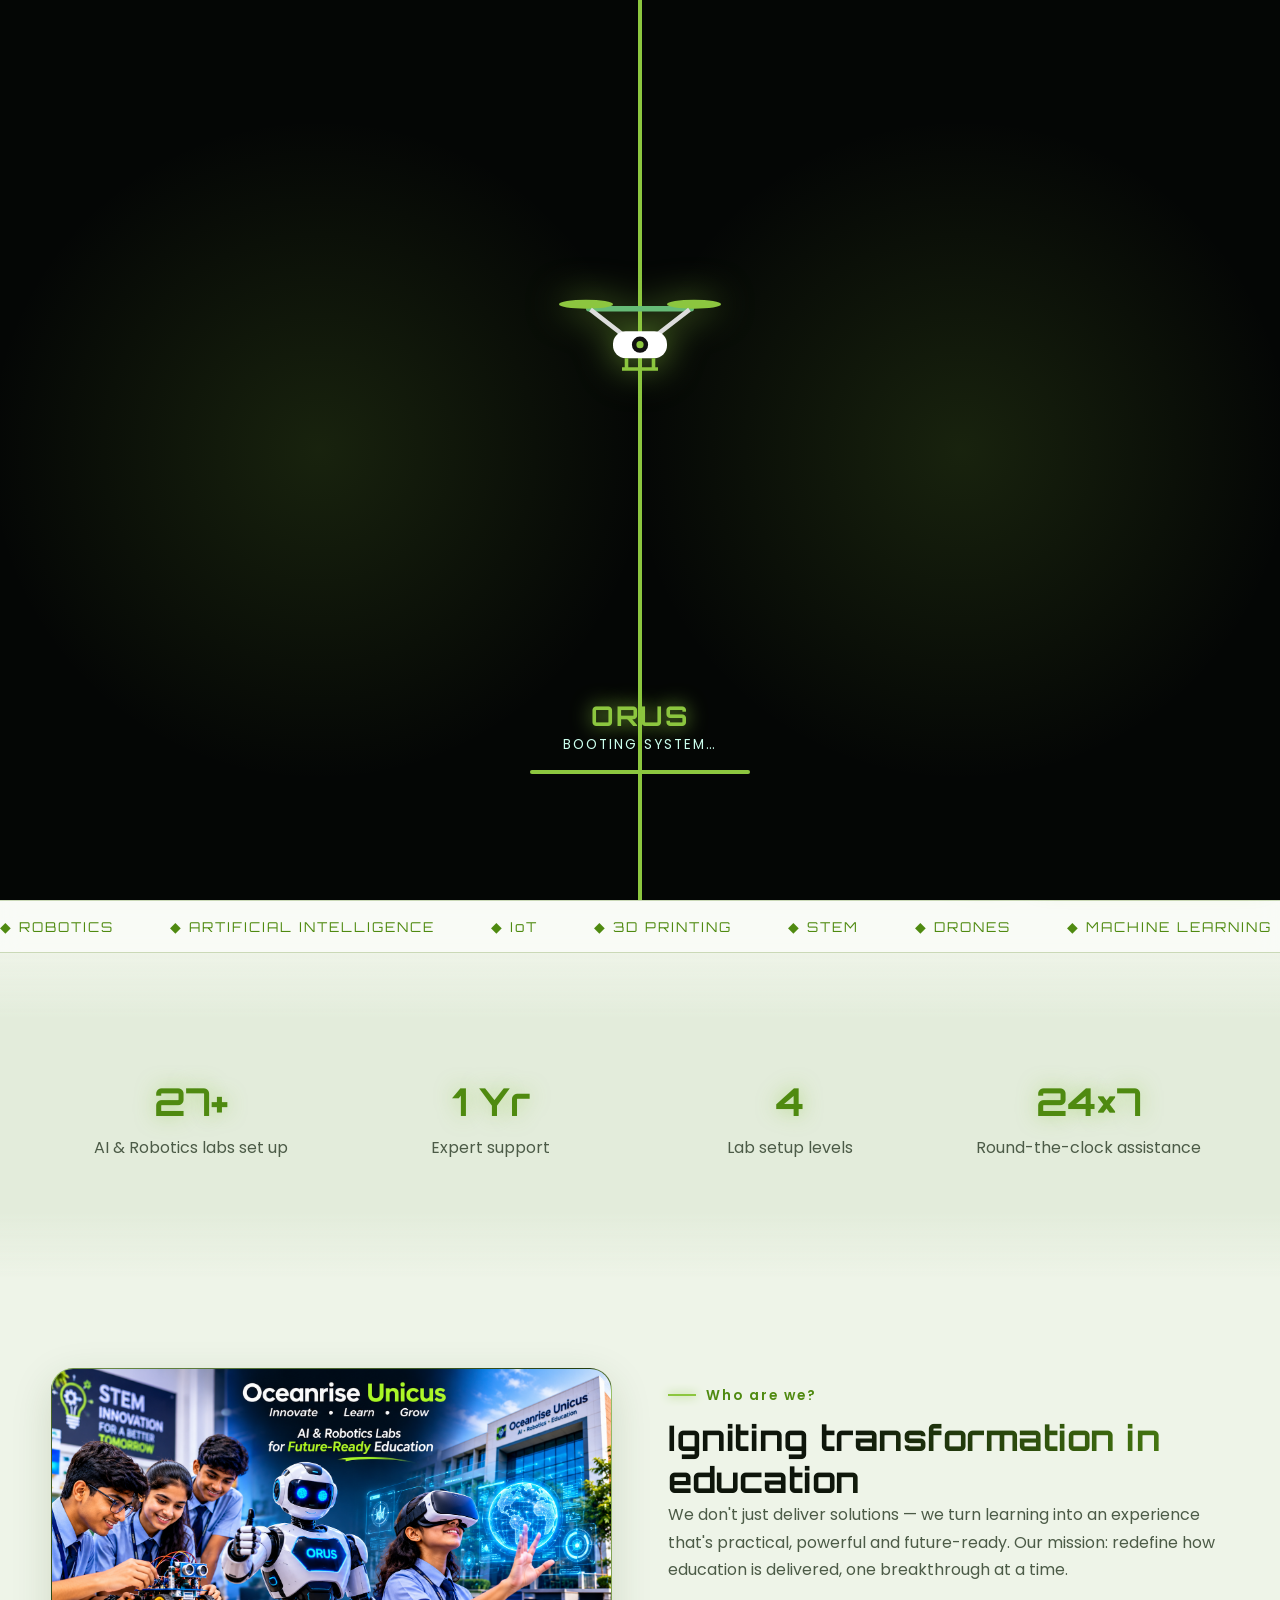
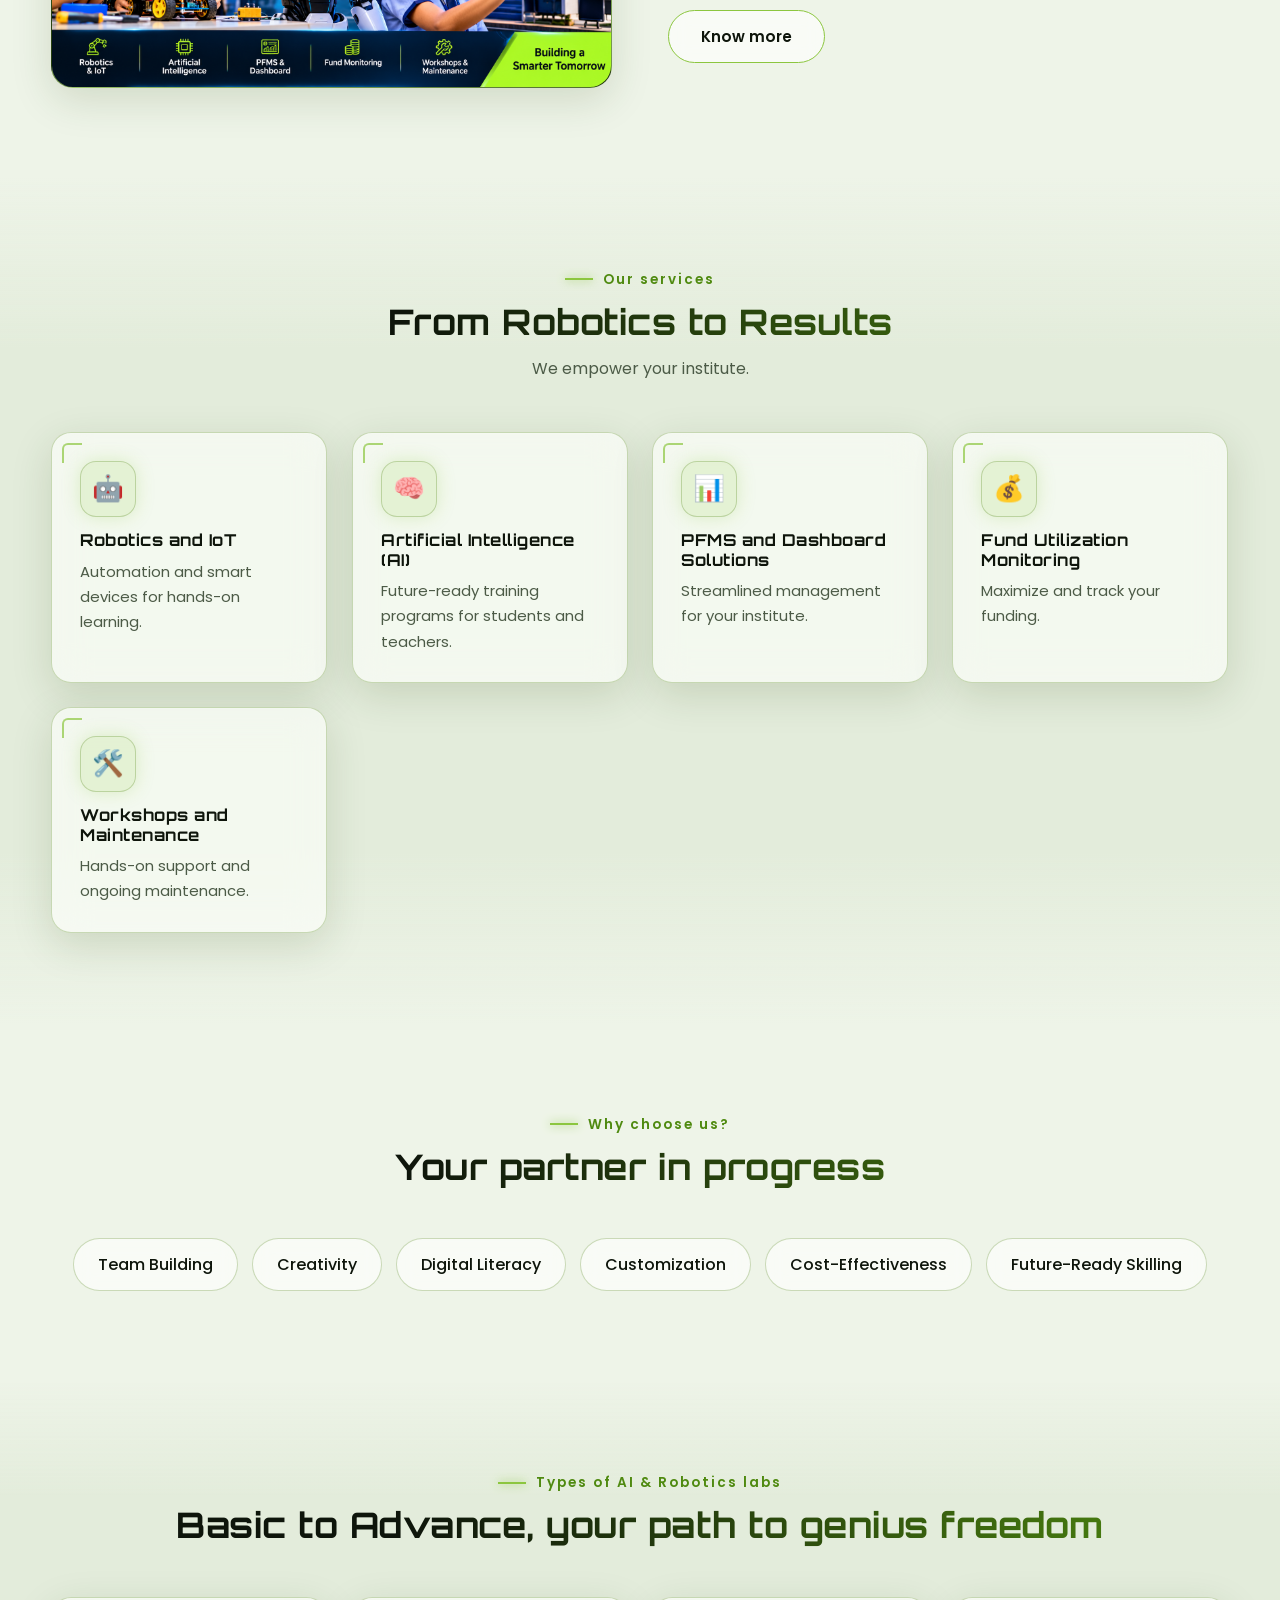
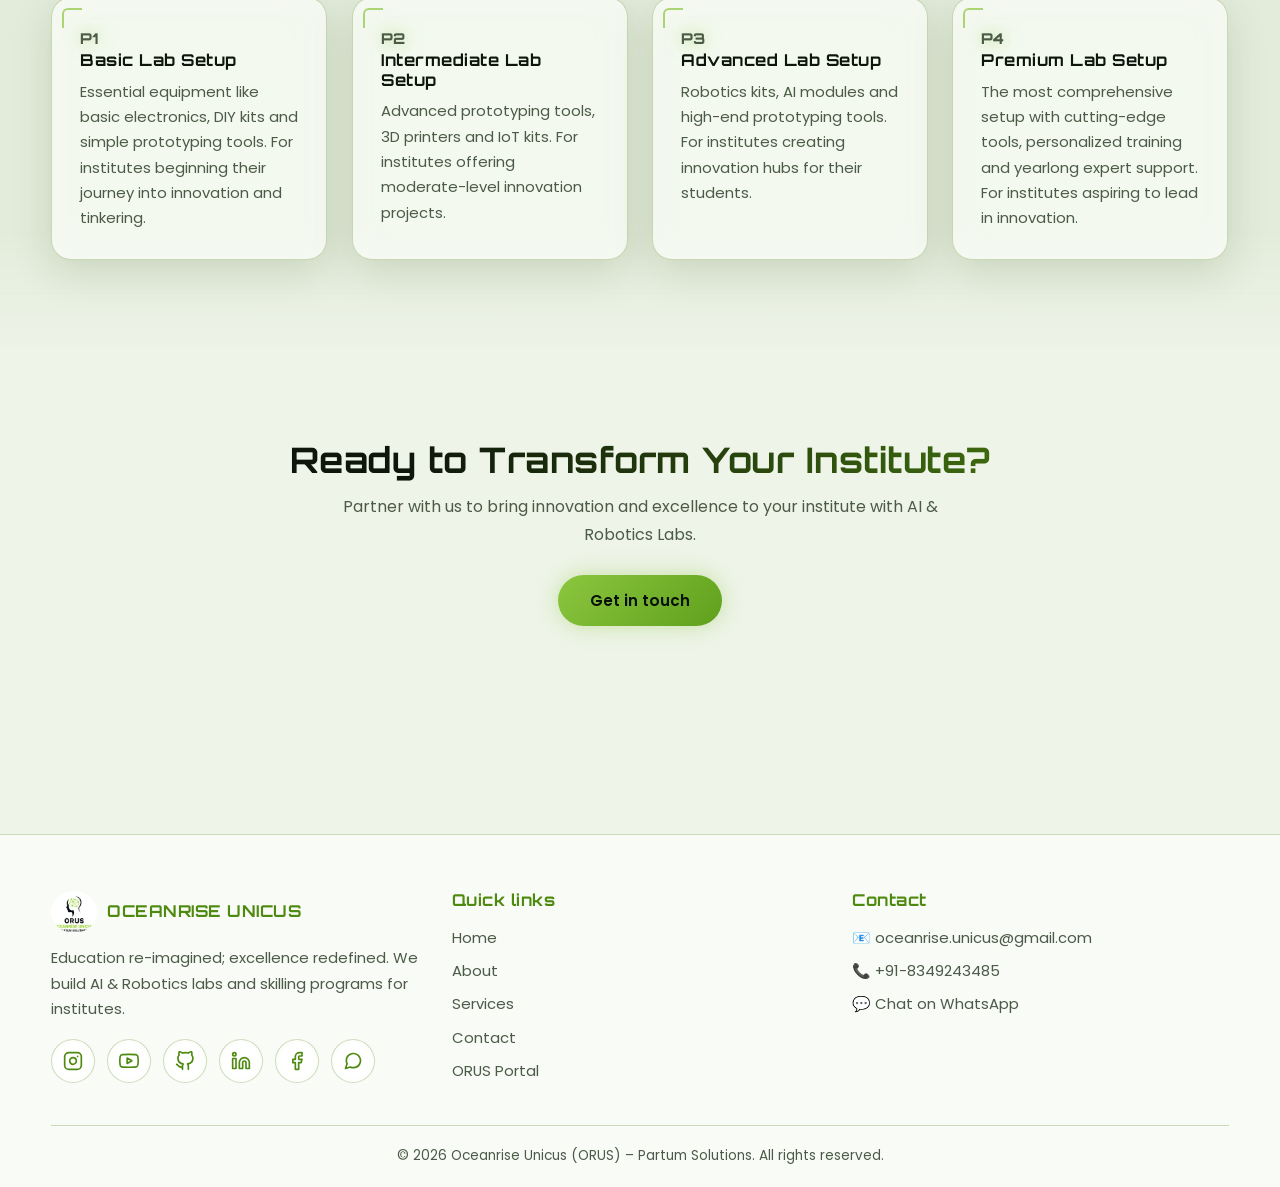
<file: index.html>
<!DOCTYPE html>
<html lang="en" data-theme="dark">

<head>
    <meta charset="UTF-8">
    <meta name="viewport" content="width=device-width,initial-scale=1">
    <title>Oceanrise Unicus</title>
    <meta name="description" content="Oceanrise Unicus builds AI & Robotics labs for institutes in India.">
    <link rel="icon" href="assets/images/Logo.jpeg">
    <link rel="preconnect" href="https://fonts.googleapis.com">
    <link rel="preconnect" href="https://fonts.gstatic.com" crossorigin>
    <link
        href="https://fonts.googleapis.com/css2?family=Orbitron:wght@500;700;800&family=Poppins:wght@400;500;600;700&display=swap"
        rel="stylesheet">
    <link rel="stylesheet" href="css/style.css">
</head>

<body data-hello="Hi! I am the ORUS robot. Scroll down and I will show you around.">

    <section class="hero" data-say="Welcome to Oceanrise Unicus! We set up AI and Robotics labs for institutes.">
        <div class="wrap split">
            <div>
                <p class="tag">Education Re-imagined; Excellence
                    Redefined!</p>
                <h1>We build <span data-typing="AI &amp; Robotics Labs|Future-Ready Skills|Young Innovators"></span>
                </h1>
                <p>Oceanrise Unicus is a product-driven powerhouse
                    engineering the future of education and skilling —
                    practical, powerful and future-ready.</p>
                <a class="btn" href="contact.html">Contact us</a><a class="btn o" href="services.html">Our
                    services</a>
            </div>
            <div class="holo">
                <div class="imgbox float"><img src="assets/images/ORUS Future-Ready Robotics Lab-1.png"
                        alt="Hero image: students with robot"></div>
            </div>
        </div>
    </section>
    <div class="tick">
        <div><span>◆ ROBOTICS</span><span>◆ ARTIFICIAL
                INTELLIGENCE</span><span>◆ IoT</span><span>◆ 3D
                PRINTING</span><span>◆ STEM</span><span>◆
                DRONES</span><span>◆ MACHINE LEARNING</span><span>◆
                INNOVATION</span><span>◆ ROBOTICS</span><span>◆ ARTIFICIAL
                INTELLIGENCE</span><span>◆ IoT</span><span>◆ 3D
                PRINTING</span><span>◆ STEM</span><span>◆
                DRONES</span><span>◆ MACHINE LEARNING</span><span>◆
                INNOVATION</span></div>
    </div>
    <section class="sec alt" data-say="We have set up 27 labs. Support is available round the clock.">
        <div class="wrap stats">
            <div class="pop"><b data-count="27" data-suf="+">0</b>AI &amp;
                Robotics labs set up</div>
            <div class="pop"><b>1 Yr</b>Expert
                support</div>
            <div class="pop"><b data-count="4">0</b>Lab setup
                levels</div>
            <div class="pop"><b>24×7</b>Round-the-clock
                assistance</div>
        </div>
    </section>
    <section class="sec" data-say="This is who we are: a team turning learning into a practical experience.">
        <div class="wrap split">
            <div class="reveal l">
                <div class="imgbox "><img src="assets/images/Oceanrise Unicus AI Robotics Lab-2.png" alt="About image">
                </div>
            </div>
            <div class="reveal r">
                <p class="tag">Who are we?</p>
                <h2>Igniting
                    transformation in education</h2>
                <p class="lead">We don't
                    just deliver solutions — we turn learning into an
                    experience that's practical, powerful and future-ready.
                    Our mission: redefine how education is delivered, one
                    breakthrough at a time.</p><br><a class="btn o" href="about.html">Know more</a>
            </div>
        </div>
    </section>
    <section class="sec alt"
        data-say="Here are our services, from robotics and IoT to AI training and fund monitoring.">
        <div class="wrap">
            <div class="head reveal">
                <p class="tag">Our
                    services</p>
                <h2>From Robotics to Results</h2>
                <p class="lead">We empower your institute.</p>
            </div>
            <div class="grid">
                <div class="card pop">
                    <div class="ic">🤖</div>
                    <h3>Robotics and
                        IoT</h3>
                    <p>Automation and smart devices for hands-on
                        learning.</p>
                </div>
                <div class="card pop">
                    <div class="ic">🧠</div>
                    <h3>Artificial Intelligence
                        (AI)</h3>
                    <p>Future-ready training programs for
                        students and teachers.</p>
                </div>
                <div class="card pop">
                    <div class="ic">📊</div>
                    <h3>PFMS and
                        Dashboard Solutions</h3>
                    <p>Streamlined management
                        for your institute.</p>
                </div>
                <div class="card pop">
                    <div class="ic">💰</div>
                    <h3>Fund
                        Utilization Monitoring</h3>
                    <p>Maximize and track
                        your funding.</p>
                </div>
                <div class="card pop">
                    <div class="ic">🛠️</div>
                    <h3>Workshops and
                        Maintenance</h3>
                    <p>Hands-on support and ongoing
                        maintenance.</p>
                </div>
            </div>
        </div>
    </section>
    <section class="sec"
        data-say="Why choose us? Creativity, digital literacy, customization and cost-effective solutions.">
        <div class="wrap">
            <div class="head reveal">
                <p class="tag">Why choose
                    us?</p>
                <h2>Your partner in progress</h2>
            </div>
            <div class="chips"><span class="pop">Team Building</span><span class="pop">Creativity</span><span
                    class="pop">Digital
                    Literacy</span><span class="pop">Customization</span><span
                    class="pop">Cost-Effectiveness</span><span class="pop">Future-Ready
                    Skilling</span></div>
        </div>
    </section>
    <section class="sec alt" data-say="Pick a lab level from Basic P1 to Premium P4. We will customize it for you.">
        <div class="wrap">
            <div class="head reveal">
                <p class="tag">Types of AI
                    &amp; Robotics labs</p>
                <h2>Basic to Advance, your path
                    to genius freedom</h2>
            </div>
            <div class="grid">
                <div class="card pop">
                    <p class="lv">P1</p>
                    <h3>Basic Lab
                        Setup</h3>
                    <p>Essential equipment like basic
                        electronics, DIY kits and simple prototyping tools.
                        For institutes beginning their journey into
                        innovation and tinkering.</p>
                </div>
                <div class="card pop">
                    <p class="lv">P2</p>
                    <h3>Intermediate
                        Lab Setup</h3>
                    <p>Advanced prototyping tools, 3D
                        printers and IoT kits. For institutes offering
                        moderate-level innovation projects.</p>
                </div>
                <div class="card pop">
                    <p class="lv">P3</p>
                    <h3>Advanced Lab
                        Setup</h3>
                    <p>Robotics kits, AI modules and high-end
                        prototyping tools. For institutes creating
                        innovation hubs for their students.</p>
                </div>
                <div class="card pop">
                    <p class="lv">P4</p>
                    <h3>Premium Lab
                        Setup</h3>
                    <p>The most comprehensive setup with
                        cutting-edge tools, personalized training and
                        yearlong expert support. For institutes aspiring to
                        lead in innovation.</p>
                </div>
            </div>
        </div>
    </section>
    <section class="sec" data-say="Ready to transform your institute? Tap Contact and message us on WhatsApp!">
        <div class="wrap head reveal">
            <h2>Ready to Transform Your
                Institute?</h2>
            <p class="lead">Partner with us to bring
                innovation and excellence to your institute with AI &amp;
                Robotics Labs.</p><br><a class="btn" href="contact.html">Get
                in touch</a>
        </div>
    </section>
    <script src="js/components.js"></script>
    <script src="js/main.js"></script>
</body>

</html>
</file>
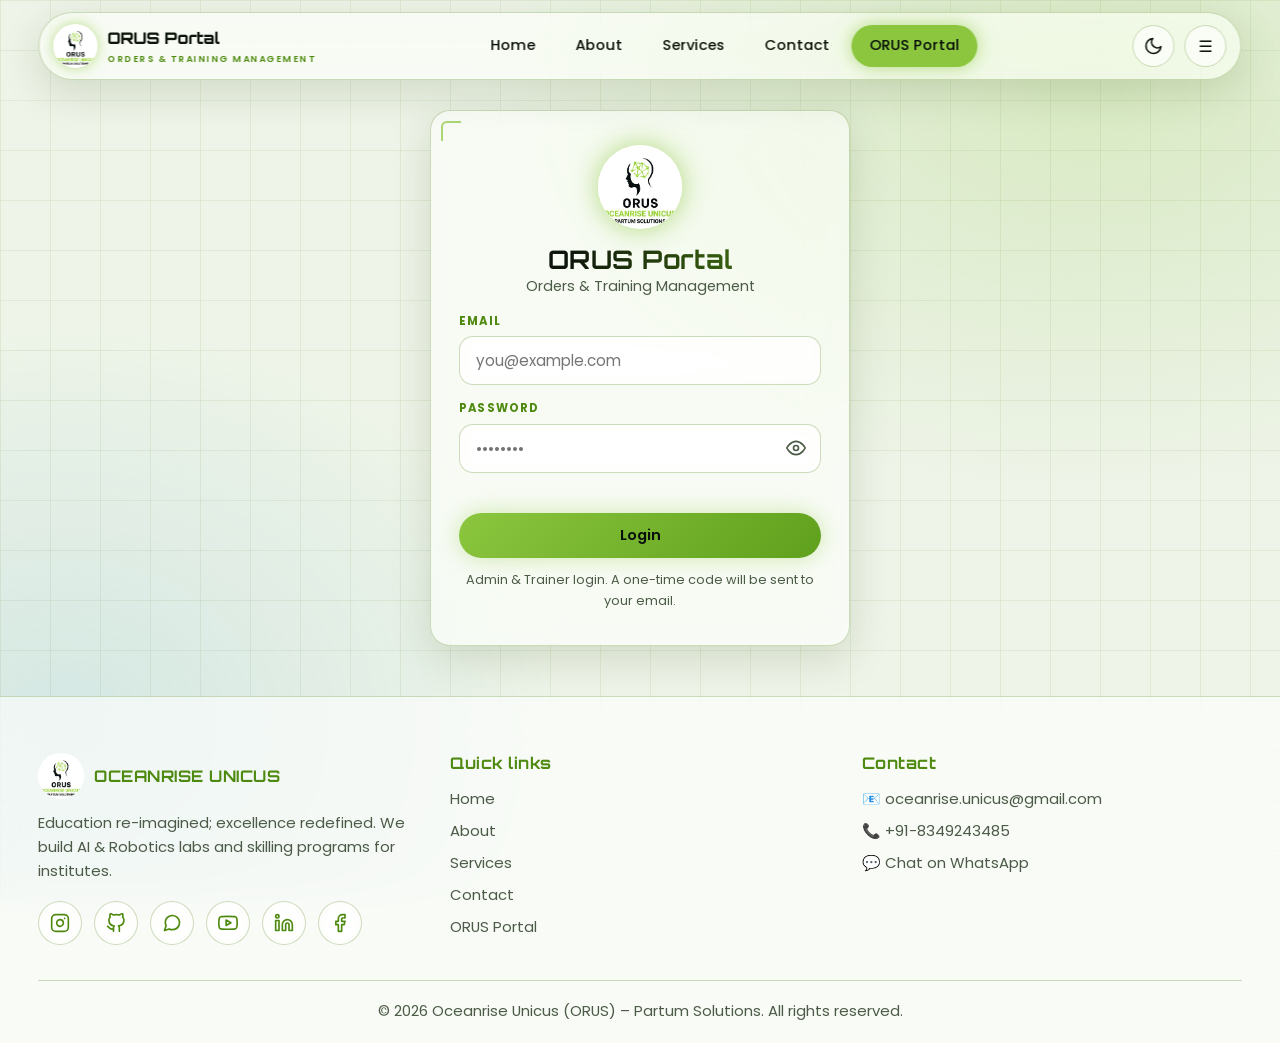
<file: orus-portal/index.html>
<!DOCTYPE html>
<html lang="en" data-theme="dark">
<head>
  <meta charset="UTF-8" />
  <meta name="viewport" content="width=device-width, initial-scale=1" />
  <title>{app} – Login</title>
  <meta name="description" content="ORUS Portal – secure Admin & Trainer login for Oceanrise Unicus." />
  <link rel="icon" href="../assets/images/Logo.jpeg" />
  <link rel="preconnect" href="https://fonts.googleapis.com">
  <link rel="preconnect" href="https://fonts.gstatic.com" crossorigin>
  <link href="https://fonts.googleapis.com/css2?family=Orbitron:wght@500;700;800&family=Poppins:wght@400;500;600;700&display=swap" rel="stylesheet">
  <script src="js/config.js"></script>
  <script src="js/theme.js"></script>
  <link rel="stylesheet" href="css/style.css" />
</head>
<body class="auth-body">

  <!-- Navbar (links are filled by js/layout.js) -->
  <header class="topbar">
    <div class="nav">
      <a class="brand" href="../index.html" aria-label="Oceanrise Unicus home">
        <img data-logo alt="Logo" />
        <span><span data-app-name>ORUS Portal</span><small data-tagline>Orders &amp; Training Management</small></span>
      </a>
      <nav class="links" id="links" aria-label="Main navigation"></nav>
      <div class="tools">
        <button class="ib" data-theme-toggle aria-label="Dark / light mode"></button>
        <button class="ib burger" id="bg" aria-label="Menu" aria-expanded="false">☰</button>
      </div>
    </div>
  </header>

  <main class="auth-main">
    <section class="auth-card card">
      <div class="auth-brand">
        <img class="auth-logo" data-logo alt="Logo" />
        <h1 data-app-name>ORUS Portal</h1>
        <p class="muted" data-tagline>Orders &amp; Training Management</p>
      </div>

      <!-- Step 1 -->
      <form id="loginForm" autocomplete="on">
        <label class="lbl" for="email">Email</label>
        <input class="input" id="email" type="email" placeholder="you@example.com" required autocomplete="username" />

        <label class="lbl" for="password">Password</label>
        <div class="pass-wrap">
          <input class="input" id="password" type="password" placeholder="••••••••" required autocomplete="current-password" />
          <button type="button" class="pass-toggle" id="togglePass" aria-label="Show password">
            <svg class="eye-on" viewBox="0 0 24 24" width="20" height="20" fill="none" stroke="currentColor" stroke-width="2" stroke-linecap="round" stroke-linejoin="round"><path d="M1 12s4-8 11-8 11 8 11 8-4 8-11 8S1 12 1 12z"/><circle cx="12" cy="12" r="3"/></svg>
            <svg class="eye-off hidden" viewBox="0 0 24 24" width="20" height="20" fill="none" stroke="currentColor" stroke-width="2" stroke-linecap="round" stroke-linejoin="round"><path d="M17.9 17.9A10.9 10.9 0 0 1 12 20C5 20 1 12 1 12a18.6 18.6 0 0 1 5.1-5.9"/><path d="M9.9 4.2A10.7 10.7 0 0 1 12 4c7 0 11 8 11 8a18.5 18.5 0 0 1-2.2 3.2"/><path d="M14.1 14.1A3 3 0 1 1 9.9 9.9"/><path d="M1 1l22 22"/></svg>
          </button>
        </div>

        <p class="form-error" id="err1" role="alert"></p>
        <button class="btn btn-block" id="loginBtn" type="submit">Login</button>
        <p class="muted center small">Admin &amp; Trainer login. A one-time code will be sent to your email.</p>
      </form>

      <!-- Step 2 -->
      <form id="codeForm" class="hidden" autocomplete="off">
        <p class="center muted">We sent a 6-character code to<br><b id="sentTo"></b></p>
        <input class="input code-input" id="code" type="text" maxlength="6" placeholder="••••••" required
               autocapitalize="off" autocorrect="off" spellcheck="false" />
        <p class="form-error" id="err2" role="alert"></p>
        <button class="btn btn-block" id="verifyBtn" type="submit">Verify &amp; Continue</button>
        <button class="btn o btn-block" id="backBtn" type="button">Back</button>
      </form>
    </section>
  </main>

  <script src="js/layout.js"></script>
  <script src="js/api.js"></script>
  <script src="js/auth.js"></script>
</body>
</html>
</file>
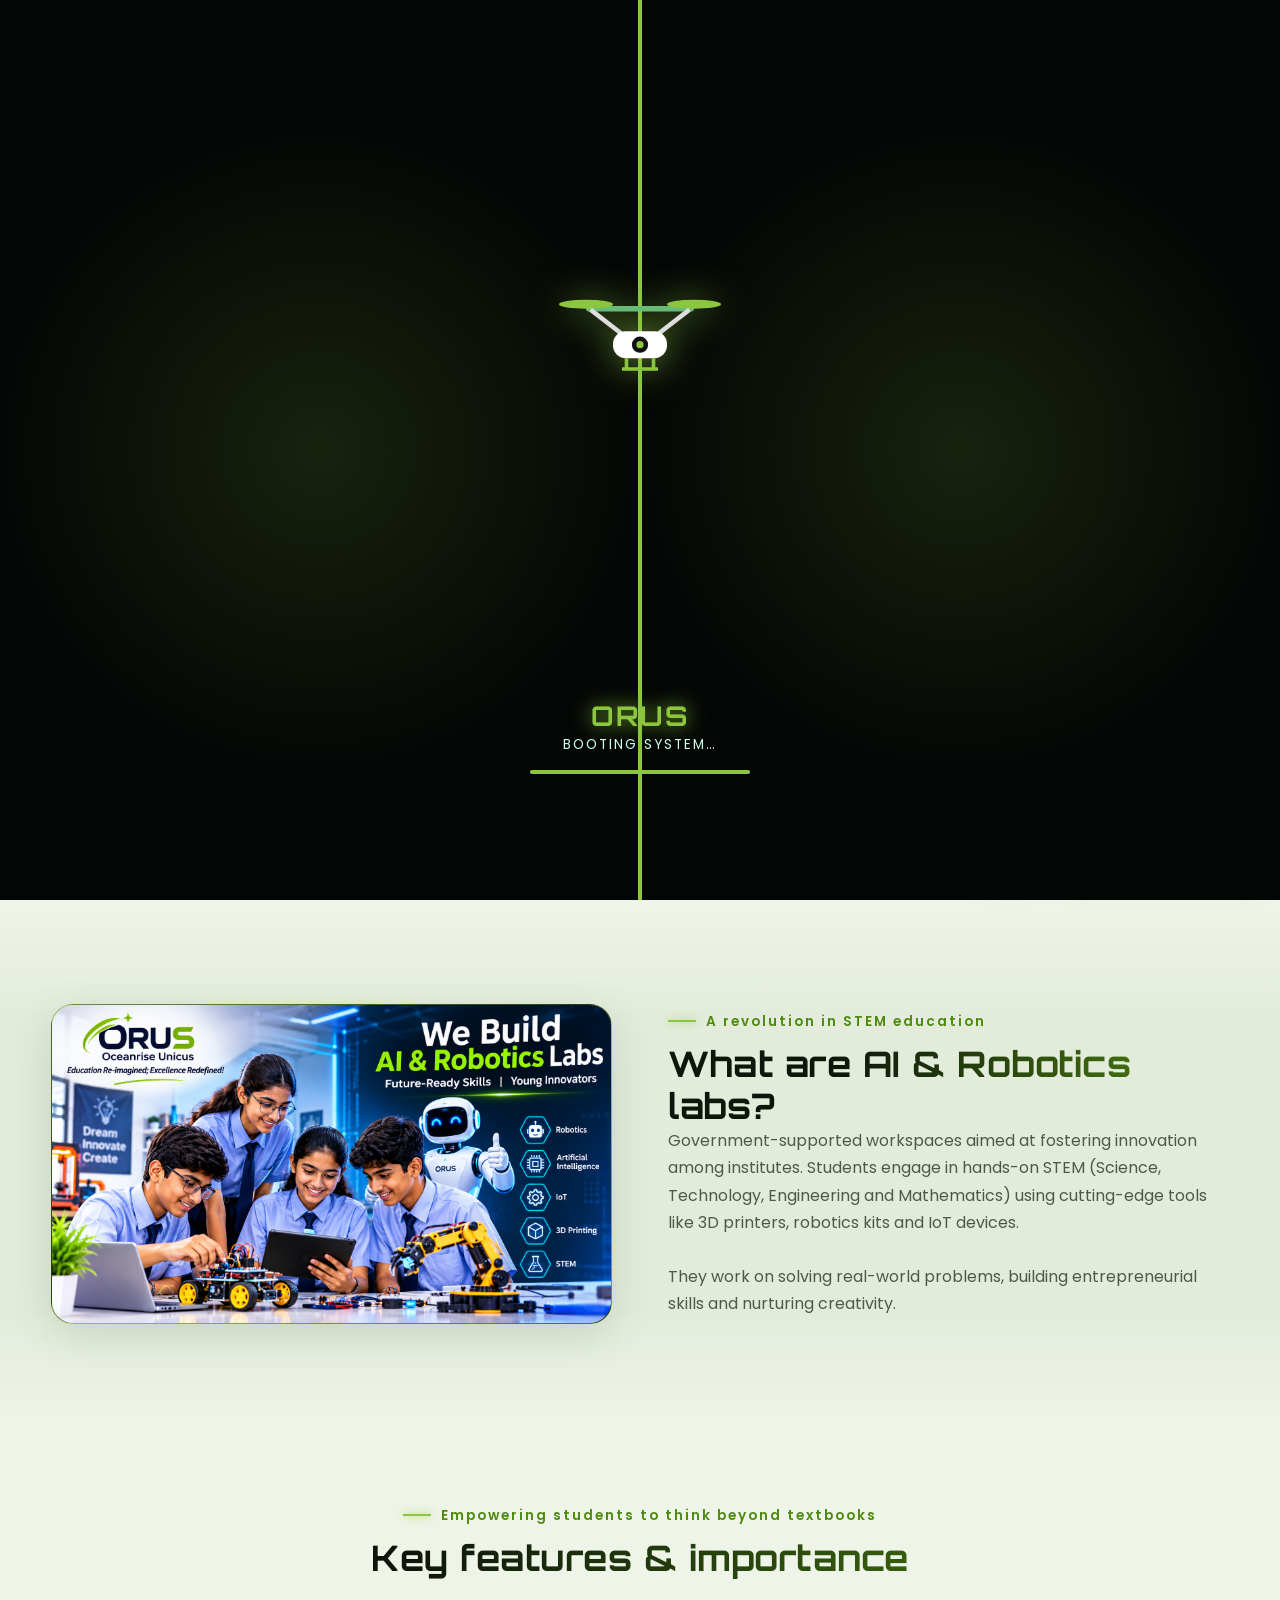
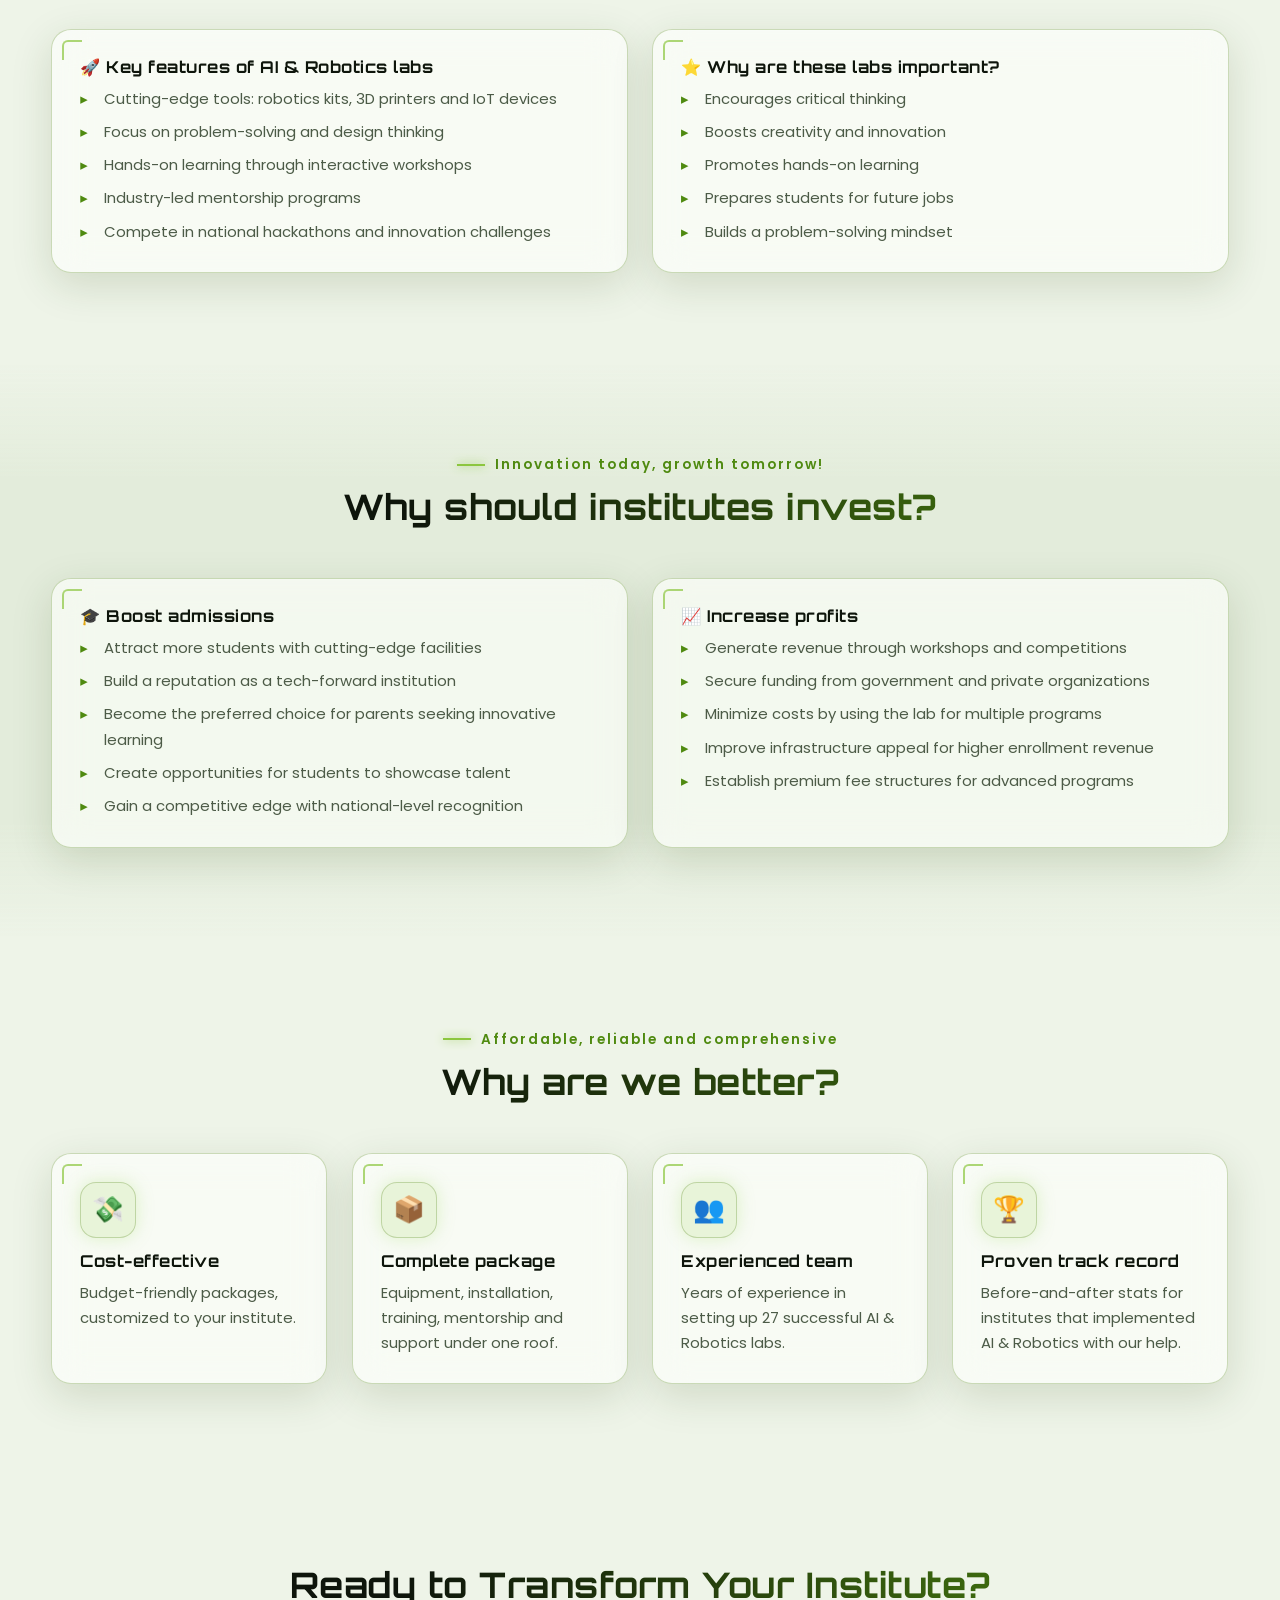
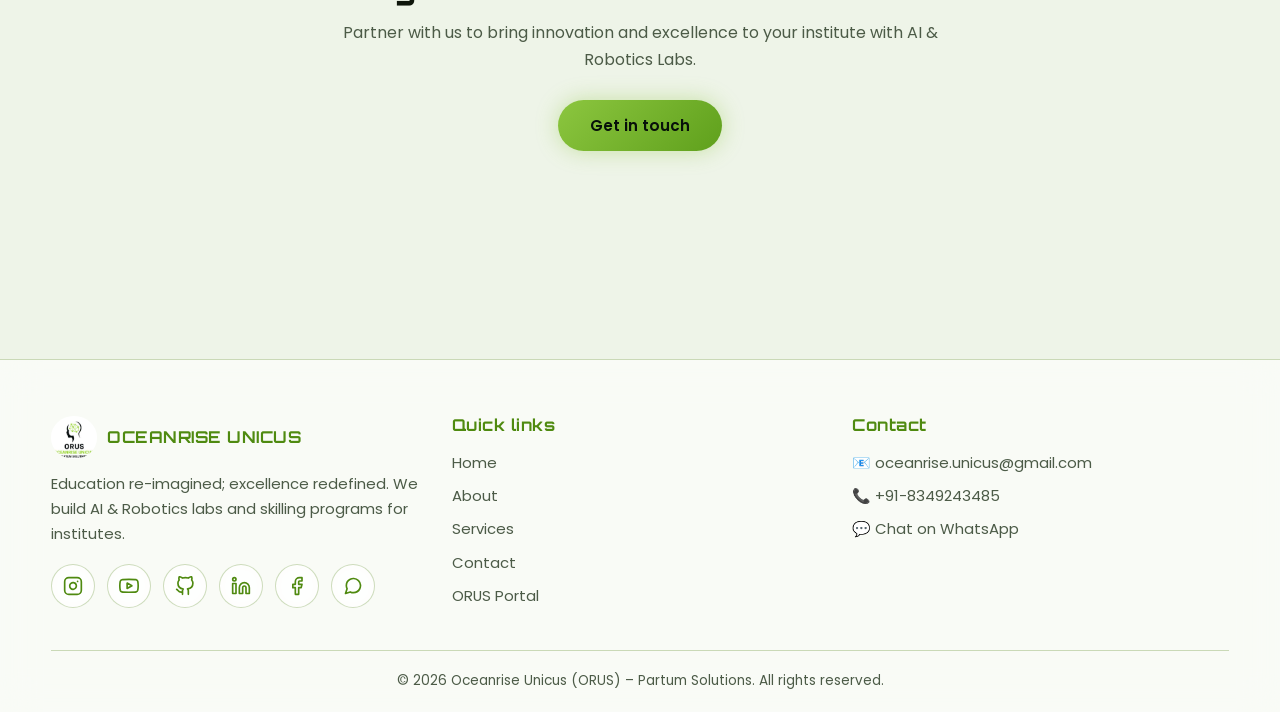
<file: about.html>
<!DOCTYPE html>
<html lang="en" data-theme="dark">

<head>
    <meta charset="UTF-8">
    <meta name="viewport" content="width=device-width,initial-scale=1">
    <title>About | Oceanrise Unicus</title>
    <meta name="description" content="About Oceanrise Unicus (ORUS) - Partum Solutions.">
    <link rel="icon" href="assets/images/Logo.jpeg">
    <link rel="preconnect" href="https://fonts.googleapis.com">
    <link rel="preconnect" href="https://fonts.gstatic.com" crossorigin>
    <link
        href="https://fonts.googleapis.com/css2?family=Orbitron:wght@500;700;800&family=Poppins:wght@400;500;600;700&display=swap"
        rel="stylesheet">
    <link rel="stylesheet" href="css/style.css">
</head>

<body data-hello="This is the About page. Let me tell you who we are!">

    <section class="page-hero" data-say="About us: a product-driven powerhouse engineering the future of education.">
        <div class="wrap">
            <p class="tag">About us</p>
            <h1>Where Vision Meets
                Timeless Excellence</h1>
        </div>
    </section>
    <section class="sec" data-say="Our mission is to redefine how education is delivered, one breakthrough at a time.">
        <div class="wrap split">
            <div class="reveal l">
                <h2>Who are we?
                    (Oceanrise Unicus)</h2>
                <p class="lead">Oceanrise Unicus
                    is a product-driven powerhouse, engineering the future
                    of education and skilling. We don't just deliver
                    solutions — we ignite transformation, turning learning
                    into an experience that's practical, powerful, and
                    future-ready.</p><br>
                <p class="lead"><b>Our mission:</b>
                    redefine how education is delivered, one breakthrough at
                    a time.</p>
            </div>
            <div class="reveal r">
                <div class="imgbox "><img src="assets/images/Oceanrise Unicus Robotics Lab-3.png" alt="Team / classroom image">
                </div>
            </div>
        </div>
    </section>
    <section class="sec alt"
        data-say="AI and Robotics labs are workspaces where students learn STEM by building real things.">
        <div class="wrap split">
            <div class="reveal l">
                <div class="imgbox "><img src="assets/images/ORUS AI Robotics Lab Futures-4.png"
                        alt="Students building robots"></div>
            </div>
            <div class="reveal r">
                <p class="tag">A revolution in STEM
                    education</p>
                <h2>What are AI &amp; Robotics labs?</h2>
                <p class="lead">Government-supported workspaces aimed at
                    fostering innovation among institutes. Students engage
                    in hands-on STEM (Science, Technology, Engineering and
                    Mathematics) using cutting-edge tools like 3D printers,
                    robotics kits and IoT devices.</p><br>
                <p class="lead">They work on solving real-world problems,
                    building entrepreneurial skills and nurturing
                    creativity.</p>
            </div>
        </div>
    </section>
    <section class="sec"
        data-say="Key features and why these labs matter: critical thinking, creativity and future jobs.">
        <div class="wrap">
            <div class="head reveal">
                <p class="tag">Empowering
                    students to think beyond textbooks</p>
                <h2>Key features
                    &amp; importance</h2>
            </div>
            <div class="grid">
                <div class="card reveal">
                    <h3>🚀 Key features of AI &amp;
                        Robotics labs</h3>
                    <ul>
                        <li>Cutting-edge tools:
                            robotics kits, 3D printers and IoT
                            devices</li>
                        <li>Focus on problem-solving and
                            design thinking</li>
                        <li>Hands-on learning
                            through interactive
                            workshops</li>
                        <li>Industry-led mentorship
                            programs</li>
                        <li>Compete in national hackathons
                            and innovation challenges</li>
                    </ul>
                </div>
                <div class="card reveal">
                    <h3>⭐ Why are these labs
                        important?</h3>
                    <ul>
                        <li>Encourages critical
                            thinking</li>
                        <li>Boosts creativity and
                            innovation</li>
                        <li>Promotes hands-on
                            learning</li>
                        <li>Prepares students for future
                            jobs</li>
                        <li>Builds a problem-solving
                            mindset</li>
                    </ul>
                </div>
            </div>
        </div>
    </section>
    <section class="sec alt"
        data-say="Invest in a lab and boost admissions and profits. Innovation today, growth tomorrow!">
        <div class="wrap">
            <div class="head reveal">
                <p class="tag">Innovation
                    today, growth tomorrow!</p>
                <h2>Why should institutes
                    invest?</h2>
            </div>
            <div class="grid">
                <div class="card reveal">
                    <h3>🎓 Boost
                        admissions</h3>
                    <ul>
                        <li>Attract more students with
                            cutting-edge facilities</li>
                        <li>Build a
                            reputation as a tech-forward
                            institution</li>
                        <li>Become the preferred choice
                            for parents seeking innovative
                            learning</li>
                        <li>Create opportunities for
                            students to showcase talent</li>
                        <li>Gain a
                            competitive edge with national-level
                            recognition</li>
                    </ul>
                </div>
                <div class="card reveal">
                    <h3>📈 Increase
                        profits</h3>
                    <ul>
                        <li>Generate revenue through
                            workshops and competitions</li>
                        <li>Secure
                            funding from government and private
                            organizations</li>
                        <li>Minimize costs by using
                            the lab for multiple programs</li>
                        <li>Improve
                            infrastructure appeal for higher enrollment
                            revenue</li>
                        <li>Establish premium fee structures
                            for advanced
                            programs</li>
                    </ul>
                </div>
            </div>
        </div>
    </section>
    <section class="sec" data-say="Why are we better? Affordable, a complete package, and 27 labs delivered.">
        <div class="wrap">
            <div class="head reveal">
                <p class="tag">Affordable,
                    reliable and comprehensive</p>
                <h2>Why are we
                    better?</h2>
            </div>
            <div class="grid">
                <div class="card pop">
                    <div class="ic">💸</div>
                    <h3>Cost-effective</h3>
                    <p>Budget-friendly
                        packages, customized to your
                        institute.</p>
                </div>
                <div class="card pop">
                    <div class="ic">📦</div>
                    <h3>Complete
                        package</h3>
                    <p>Equipment, installation, training,
                        mentorship and support under one roof.</p>
                </div>
                <div class="card pop">
                    <div class="ic">👥</div>
                    <h3>Experienced
                        team</h3>
                    <p>Years of experience in setting up 27
                        successful AI &amp; Robotics labs.</p>
                </div>
                <div class="card pop">
                    <div class="ic">🏆</div>
                    <h3>Proven
                        track record</h3>
                    <p>Before-and-after stats for
                        institutes that implemented AI &amp; Robotics with
                        our help.</p>
                </div>
            </div>
        </div>
    </section>
    <section class="sec" data-say="Ready to transform your institute? Tap Contact and message us on WhatsApp!">
        <div class="wrap head reveal">
            <h2>Ready to Transform Your
                Institute?</h2>
            <p class="lead">Partner with us to bring
                innovation and excellence to your institute with AI &amp;
                Robotics Labs.</p><br><a class="btn" href="contact.html">Get
                in touch</a>
        </div>
    </section>
    <script src="js/components.js"></script>
    <script src="js/main.js"></script>
</body>

</html>
</file>
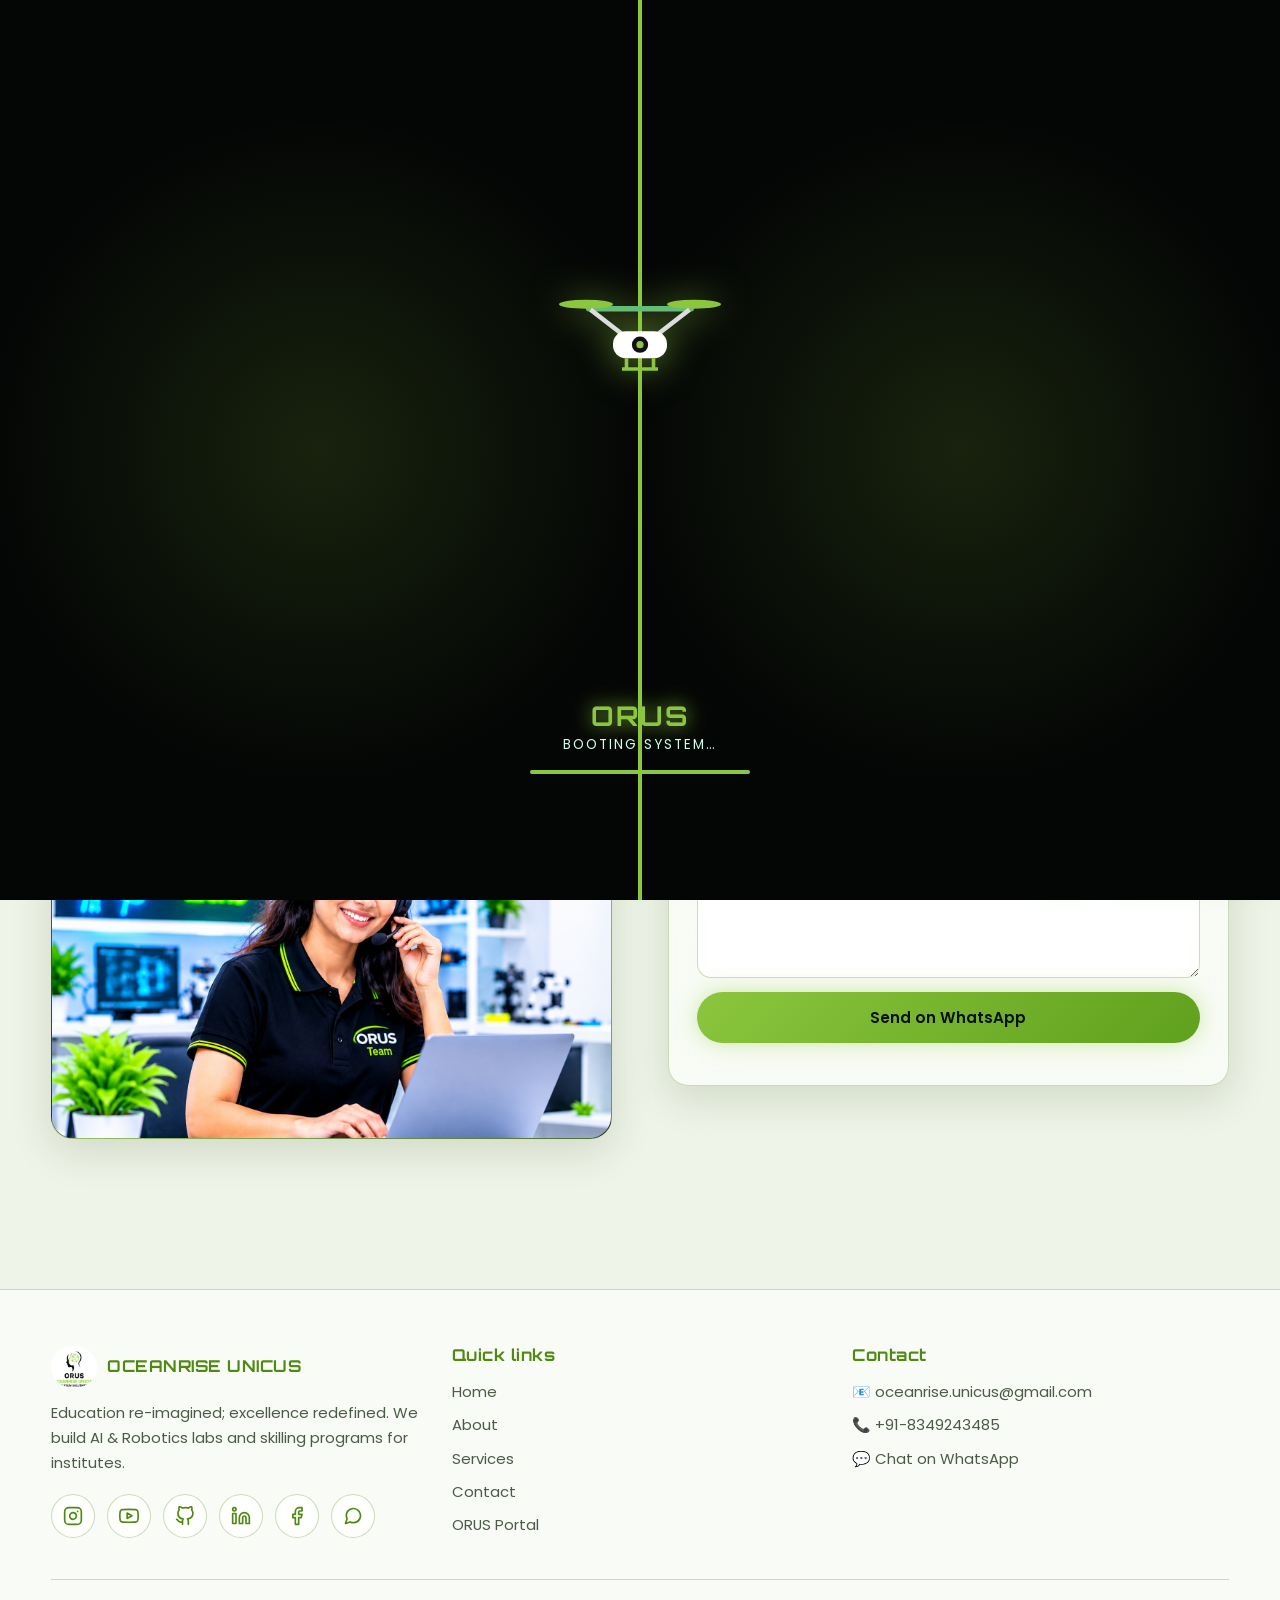
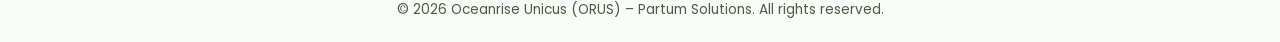
<file: contact.html>
<!DOCTYPE html>
<html lang="en" data-theme="dark">

<head>
    <meta charset="UTF-8">
    <meta name="viewport" content="width=device-width,initial-scale=1">
    <title>Contact | Oceanrise Unicus</title>
    <meta name="description" content="Contact Oceanrise Unicus - email, phone and WhatsApp.">
    <link rel="icon" href="assets/images/Logo.jpeg">
    <link rel="preconnect" href="https://fonts.googleapis.com">
    <link rel="preconnect" href="https://fonts.gstatic.com" crossorigin>
    <link
        href="https://fonts.googleapis.com/css2?family=Orbitron:wght@500;700;800&family=Poppins:wght@400;500;600;700&display=swap"
        rel="stylesheet">
    <link rel="stylesheet" href="css/style.css">
</head>

<body data-hello="This is the Contact page. Fill the form and it opens WhatsApp!">

    <section class="page-hero" data-say="Contact us! Fill in the form and your message goes to our WhatsApp.">
        <div class="wrap">
            <p class="tag">Ready to transform your institute?</p>
            <h1>Contact Us</h1>
            <p class="lead" style="margin:12px auto 0">Partner with us to bring innovation and excellence to your
                institute with AI &amp; Robotics Labs.</p>
        </div>
    </section>
    <section class="sec">
        <div class="wrap split">
            <div class="reveal l" data-say="You can also email or call us directly. Details are here.">
                <h2>Get in touch</h2><br>
                <div class="ci">
                    <div class="ic">📧</div>
                    <div><b>Email</b><br><a href="mailto:oceanrise.unicus@gmail.com">oceanrise.unicus@gmail.com</a>
                    </div>
                </div>
                <div class="ci">
                    <div class="ic">📞</div>
                    <div><b>Phone</b><br><a href="tel:+918349243485">+91-8349243485</a></div>
                </div>
                <div class="ci">
                    <div class="ic">💬</div>
                    <div><b>WhatsApp</b><br><a href="https://wa.me/918349243485" target="_blank" rel="noopener">Chat
                            with us</a></div>
                </div><br>
                <div class="imgbox "><img src="assets/images/ORUS Team.png" alt="Contact image"></div>
            </div>
            <div class="card reveal r">
                <h3>Send us a message</h3><br>
                <form id="cf"><input name="name" placeholder="Full name" required autocomplete="name"><input
                        name="email" type="email" placeholder="Email address" required autocomplete="email">
                    <input name="phone" type="tel" placeholder="Phone number" required pattern="[0-9+\-\s]{7,15}"
                        autocomplete="tel"><textarea name="message" placeholder="Your message"
                        required></textarea><button class="btn" type="submit">Send on WhatsApp</button>
                    <p id="ok" role="status"></p>
                </form>
            </div>
        </div>
    </section>
    <script src="js/components.js"></script>
    <script src="js/main.js"></script>
</body>

</html>
</file>
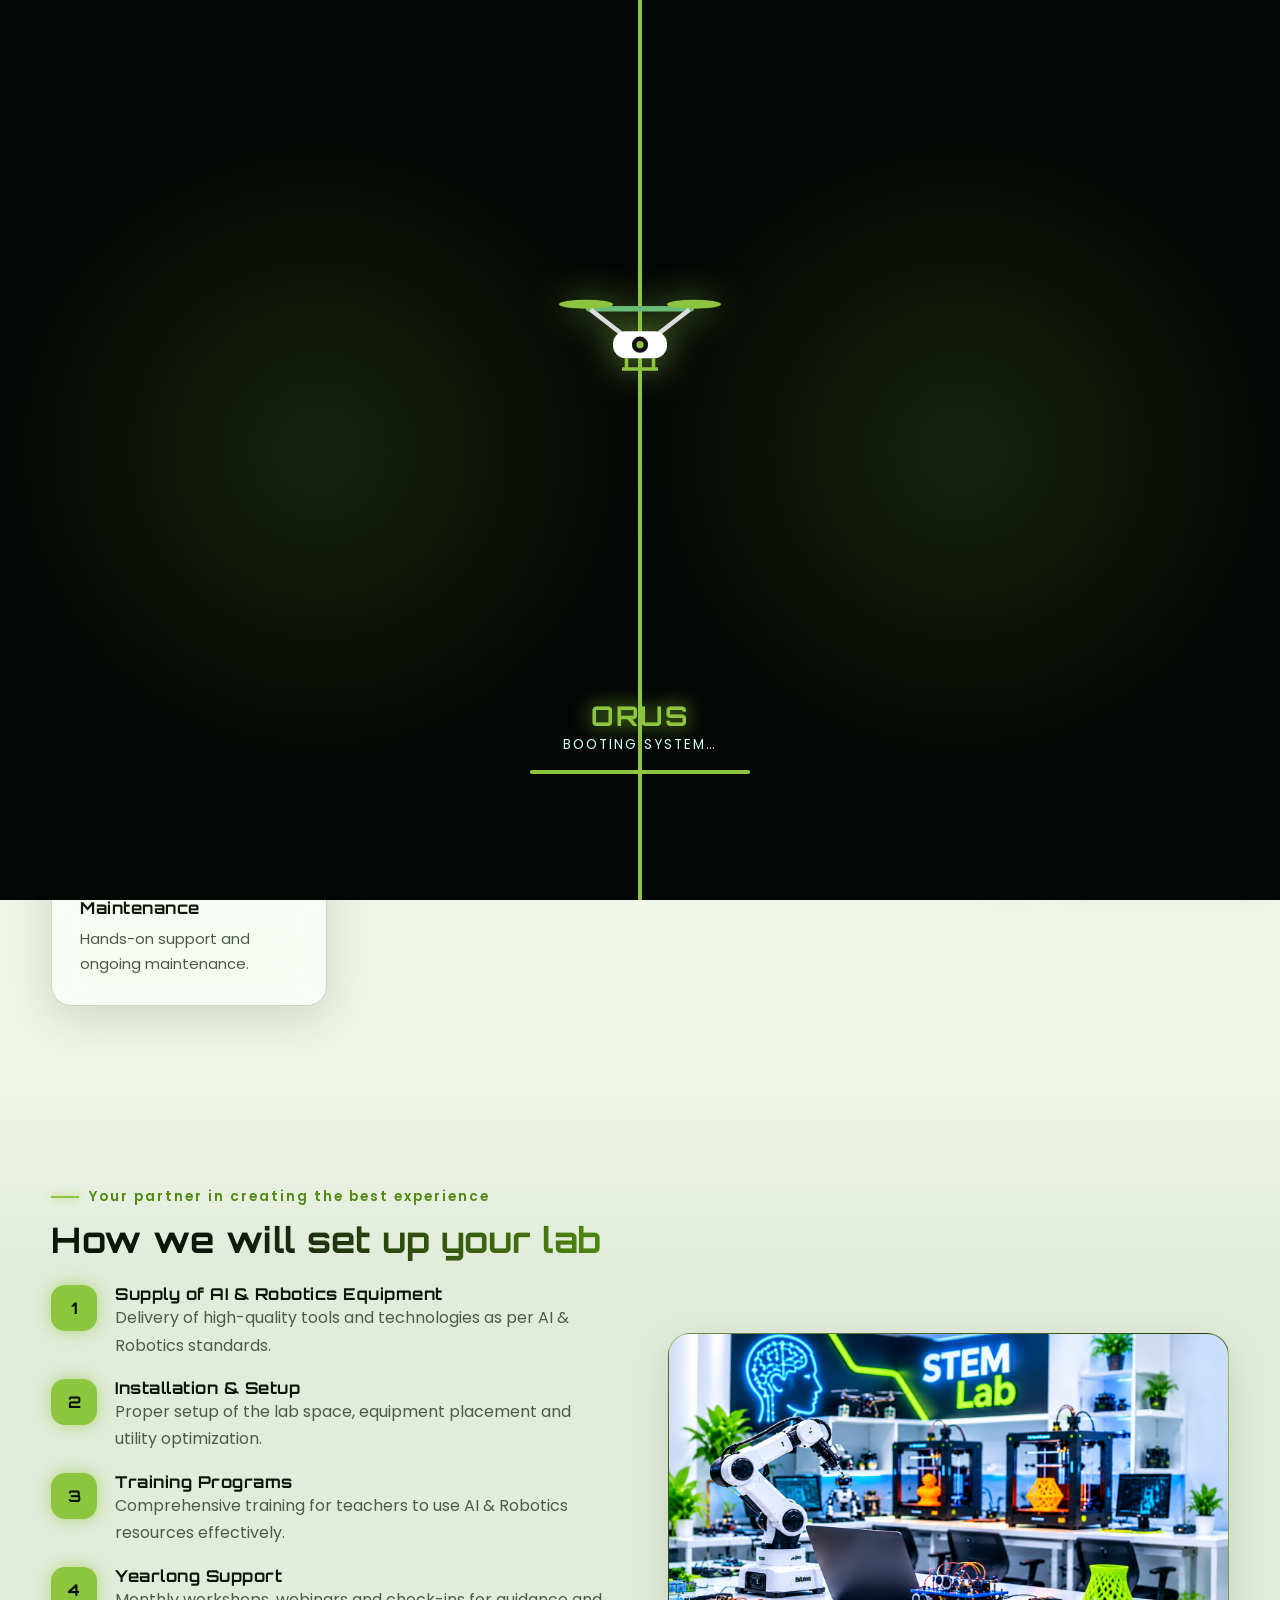
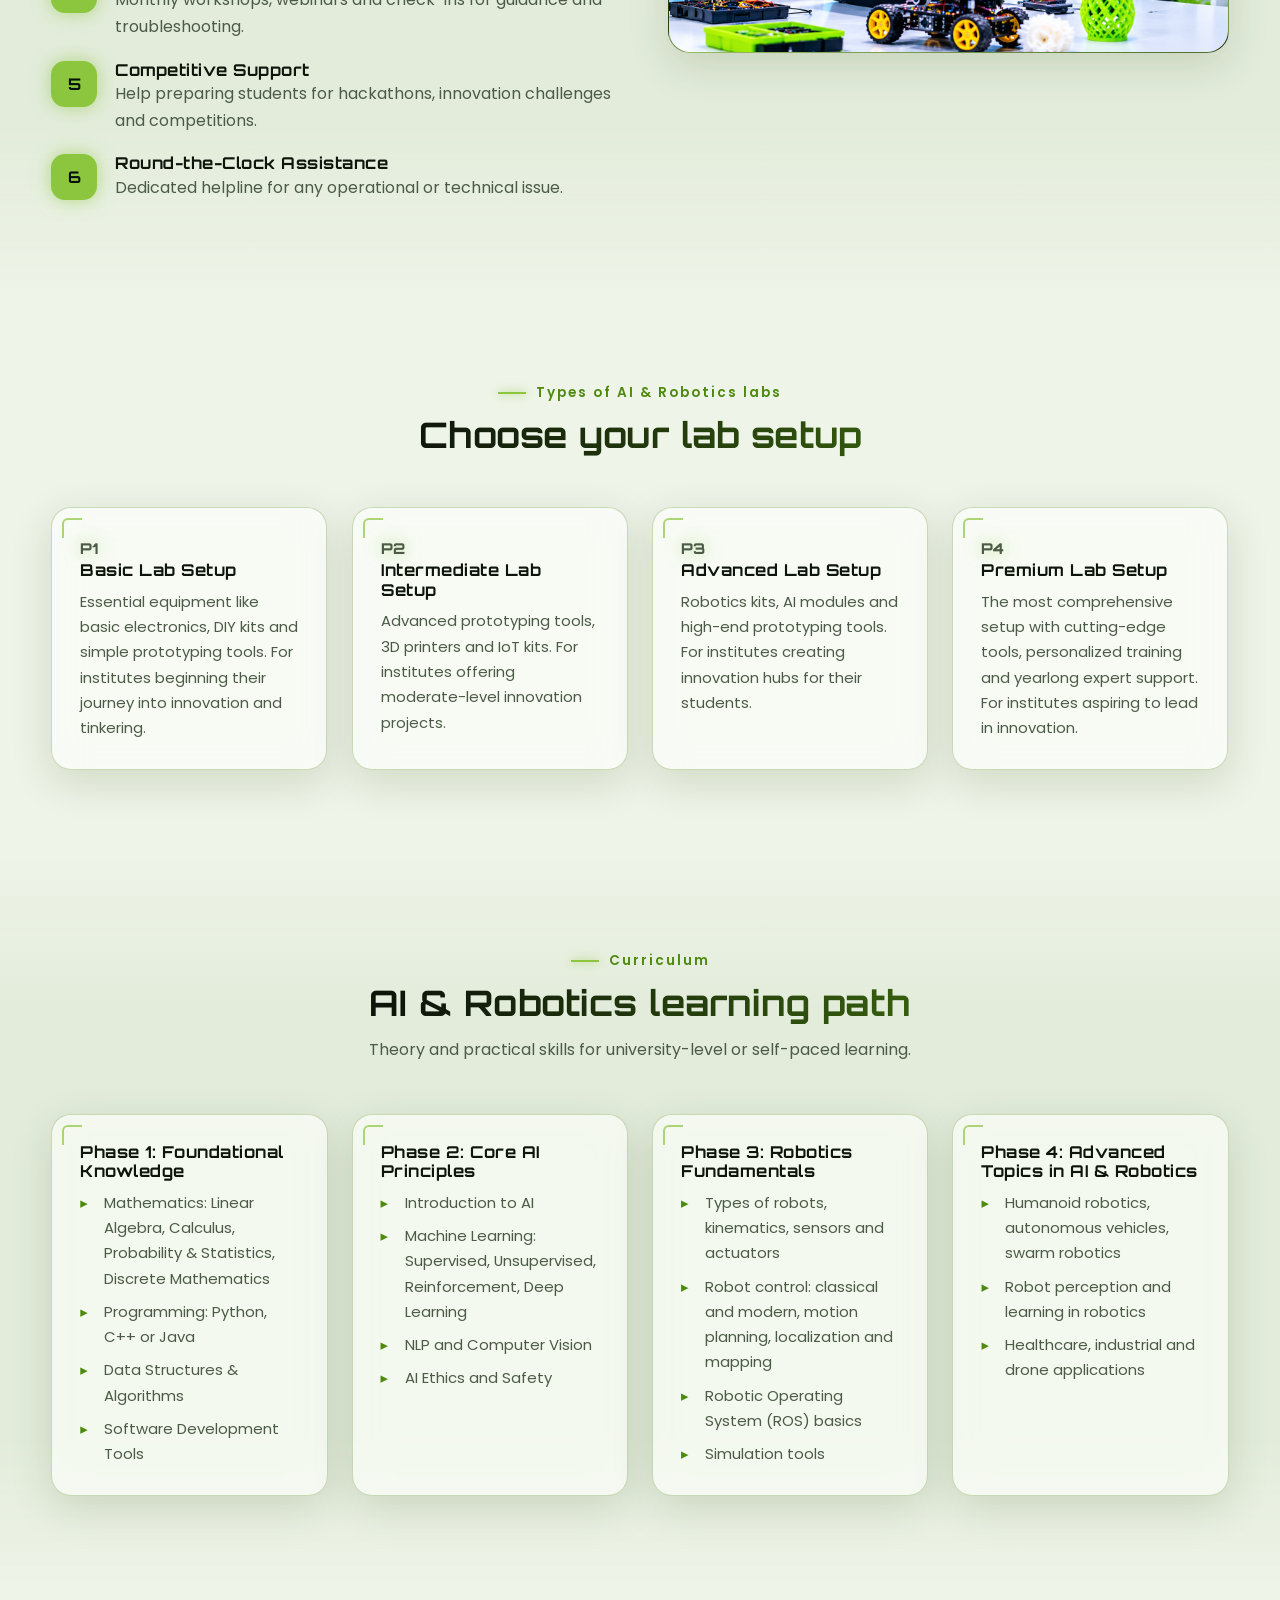
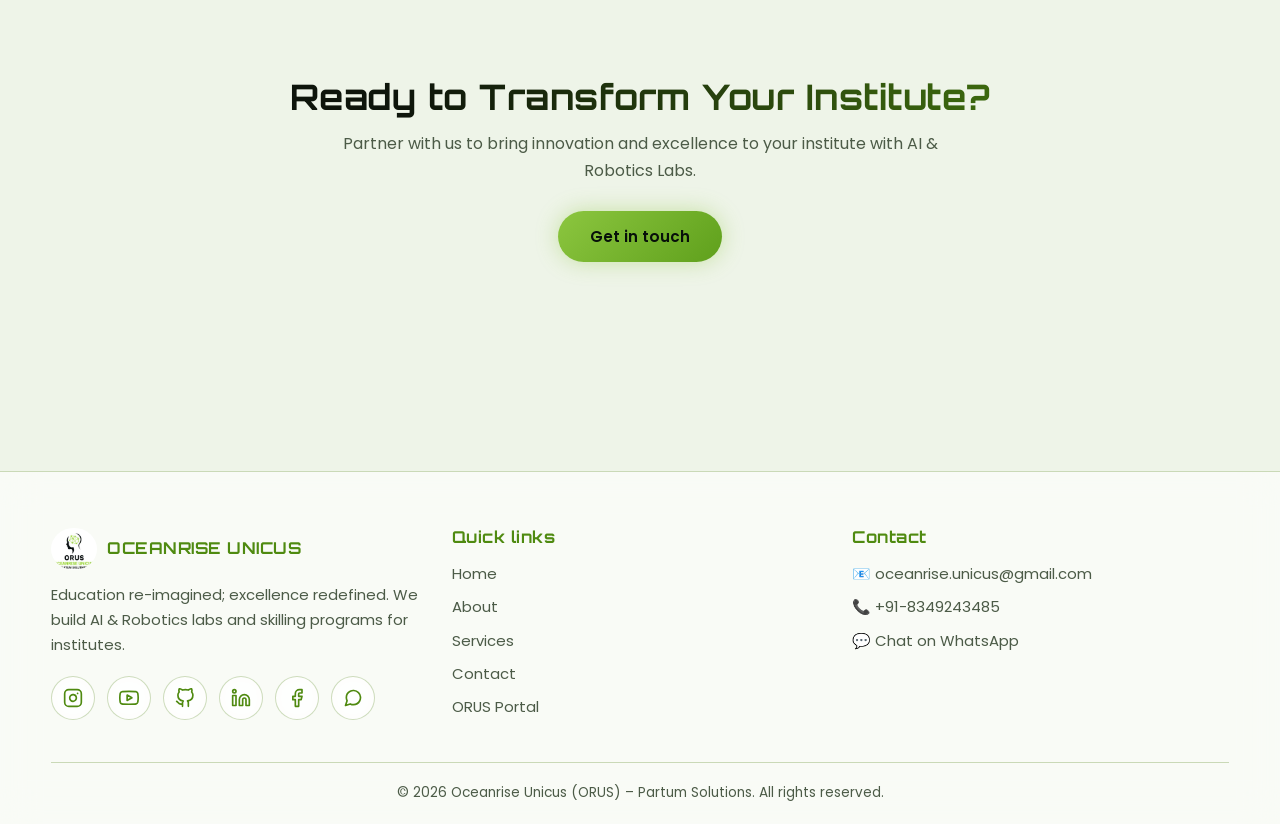
<file: services.html>
<!DOCTYPE html>
<html lang="en" data-theme="dark">

<head>
    <meta charset="UTF-8">
    <meta name="viewport" content="width=device-width,initial-scale=1">
    <title>Services | Oceanrise Unicus</title>
    <meta name="description"
        content="Robotics, IoT, AI training, PFMS dashboards, fund monitoring, workshops and lab setup.">
    <link rel="icon" href="assets/images/Logo.jpeg">
    <link rel="preconnect" href="https://fonts.googleapis.com">
    <link rel="preconnect" href="https://fonts.gstatic.com" crossorigin>
    <link
        href="https://fonts.googleapis.com/css2?family=Orbitron:wght@500;700;800&family=Poppins:wght@400;500;600;700&display=swap"
        rel="stylesheet">
    <link rel="stylesheet" href="css/style.css">
</head>

<body data-hello="Welcome to Services! Here is everything we offer.">

    <section class="page-hero" data-say="Our services cover every aspect of education and skilling.">
        <div class="wrap">
            <p class="tag">From Robotics to Results</p>
            <h1>Our Services</h1>
            <p class="lead" style="margin:12px auto 0">Oceanrise Unicus offers a broad range of services to cater to
                every aspect of education and skilling.</p>
        </div>
    </section>
    <section class="sec" data-say="Five core services, from robotics and IoT to workshops and maintenance.">
        <div class="wrap">
            <div class="grid">
                <div class="card pop">
                    <div class="ic">🤖</div>
                    <h3>Robotics and IoT</h3>
                    <p>Automation and smart devices for hands-on learning.</p>
                </div>
                <div class="card pop">
                    <div class="ic">🧠</div>
                    <h3>Artificial Intelligence (AI)</h3>
                    <p>Future-ready training programs for students and teachers.</p>
                </div>
                <div class="card pop">
                    <div class="ic">📊</div>
                    <h3>PFMS and Dashboard Solutions</h3>
                    <p>Streamlined management for your institute.</p>
                </div>
                <div class="card pop">
                    <div class="ic">💰</div>
                    <h3>Fund Utilization Monitoring</h3>
                    <p>Maximize and track your funding.</p>
                </div>
                <div class="card pop">
                    <div class="ic">🛠️</div>
                    <h3>Workshops and Maintenance</h3>
                    <p>Hands-on support and ongoing maintenance.</p>
                </div>
            </div>
        </div>
    </section>
    <section class="sec alt" data-say="Here is how we set up your lab, step by step, with a helpline round the clock.">
        <div class="wrap split">
            <div class="reveal l">
                <div class="">
                    <p class="tag">Your partner in creating the best experience</p>
                    <h2>How we will set up your lab</h2>
                </div>
                <div class="steps">
                    <div class="step"><i>1</i>
                        <div>
                            <h3>Supply of AI &amp; Robotics Equipment</h3>
                            <p class="lead">Delivery of high-quality tools and technologies as per AI &amp; Robotics
                                standards.</p>
                        </div>
                    </div>
                    <div class="step"><i>2</i>
                        <div>
                            <h3>Installation &amp; Setup</h3>
                            <p class="lead">Proper setup of the lab space, equipment placement and utility optimization.
                            </p>
                        </div>
                    </div>
                    <div class="step"><i>3</i>
                        <div>
                            <h3>Training Programs</h3>
                            <p class="lead">Comprehensive training for teachers to use AI &amp; Robotics resources
                                effectively.</p>
                        </div>
                    </div>
                    <div class="step"><i>4</i>
                        <div>
                            <h3>Yearlong Support</h3>
                            <p class="lead">Monthly workshops, webinars and check-ins for guidance and troubleshooting.
                            </p>
                        </div>
                    </div>
                    <div class="step"><i>5</i>
                        <div>
                            <h3>Competitive Support</h3>
                            <p class="lead">Help preparing students for hackathons, innovation challenges and
                                competitions.</p>
                        </div>
                    </div>
                    <div class="step"><i>6</i>
                        <div>
                            <h3>Round-the-Clock Assistance</h3>
                            <p class="lead">Dedicated helpline for any operational or technical issue.</p>
                        </div>
                    </div>
                </div>
            </div>
            <div class="reveal r">
                <div class="imgbox "><img src="assets/images/Futuristic STEM Robotics Lab.png" alt="Lab setup image"></div>
            </div>
        </div>
    </section>
    <section class="sec"
        data-say="Four lab levels. Premium P4 includes personalized training and yearlong expert support.">
        <div class="wrap">
            <div class="head reveal">
                <p class="tag">Types of AI &amp; Robotics labs</p>
                <h2>Choose your lab setup</h2>
            </div>
            <div class="grid">
                <div class="card pop">
                    <p class="lv">P1</p>
                    <h3>Basic Lab Setup</h3>
                    <p>Essential equipment like basic electronics, DIY kits and simple prototyping tools. For institutes
                        beginning their journey into innovation and tinkering.</p>
                </div>
                <div class="card pop">
                    <p class="lv">P2</p>
                    <h3>Intermediate Lab Setup</h3>
                    <p>Advanced prototyping tools, 3D printers and IoT kits. For institutes offering moderate-level
                        innovation projects.</p>
                </div>
                <div class="card pop">
                    <p class="lv">P3</p>
                    <h3>Advanced Lab Setup</h3>
                    <p>Robotics kits, AI modules and high-end prototyping tools. For institutes creating innovation hubs
                        for their students.</p>
                </div>
                <div class="card pop">
                    <p class="lv">P4</p>
                    <h3>Premium Lab Setup</h3>
                    <p>The most comprehensive setup with cutting-edge tools, personalized training and yearlong expert
                        support. For institutes aspiring to lead in innovation.</p>
                </div>
            </div>
        </div>
    </section>
    <section class="sec alt" data-say="Our curriculum has four phases, from maths and coding to advanced robotics.">
        <div class="wrap">
            <div class="head reveal">
                <p class="tag">Curriculum</p>
                <h2>AI &amp; Robotics learning path</h2>
                <p class="lead">Theory and practical skills for university-level or self-paced learning.</p>
            </div>
            <div class="grid">
                <div class="card reveal">
                    <h3> Phase 1: Foundational Knowledge</h3>
                    <ul>
                        <li>Mathematics: Linear Algebra, Calculus, Probability &amp; Statistics, Discrete Mathematics
                        </li>
                        <li>Programming: Python, C++ or Java</li>
                        <li>Data Structures &amp; Algorithms</li>
                        <li>Software Development Tools</li>
                    </ul>
                </div>
                <div class="card reveal">
                    <h3> Phase 2: Core AI Principles</h3>
                    <ul>
                        <li>Introduction to AI</li>
                        <li>Machine Learning: Supervised, Unsupervised, Reinforcement, Deep Learning</li>
                        <li>NLP and Computer Vision</li>
                        <li>AI Ethics and Safety</li>
                    </ul>
                </div>
                <div class="card reveal">
                    <h3> Phase 3: Robotics Fundamentals</h3>
                    <ul>
                        <li>Types of robots, kinematics, sensors and actuators</li>
                        <li>Robot control: classical and modern, motion planning, localization and mapping</li>
                        <li>Robotic Operating System (ROS) basics</li>
                        <li>Simulation tools</li>
                    </ul>
                </div>
                <div class="card reveal">
                    <h3> Phase 4: Advanced Topics in AI &amp; Robotics</h3>
                    <ul>
                        <li>Humanoid robotics, autonomous vehicles, swarm robotics</li>
                        <li>Robot perception and learning in robotics</li>
                        <li>Healthcare, industrial and drone applications</li>
                    </ul>
                </div>
            </div>
        </div>
    </section>
    <section class="sec" data-say="Ready to transform your institute? Tap Contact and message us on WhatsApp!">
        <div class="wrap head reveal">
            <h2>Ready to Transform Your Institute?</h2>
            <p class="lead">Partner with us to bring innovation and excellence to your institute with AI &amp; Robotics
                Labs.</p><br><a class="btn" href="contact.html">Get in touch</a>
        </div>
    </section>
    <script src="js/components.js"></script>
    <script src="js/main.js"></script>
</body>

</html>
</file>
<file: css/style.css>
/* ORUS – Glass / Robotic theme. Colors come from the logo (lime green + black + white). Edit the variables below to re-theme. */
@property --a{syntax:'<angle>';initial-value:0deg;inherits:false}
:root{--g:#8cc63f;--g2:#4f8a10;--bg:#eef4e8;--bg2:#e3ecdb;--tx:#0e150b;--mu:#4c5b47;--glass:rgba(255,255,255,.62);--bd:rgba(80,130,20,.28);--sh:0 12px 40px rgba(40,70,10,.15);--grid:rgba(80,130,20,.09);color-scheme:light}
[data-theme=dark]{--g2:#b6f04f;--bg:#050806;--bg2:#09100b;--tx:#eef4ea;--mu:#9fb09a;--glass:rgba(255,255,255,.055);--bd:rgba(140,198,63,.26);--sh:0 12px 40px rgba(0,0,0,.55);--grid:rgba(140,198,63,.07);color-scheme:dark}
*{box-sizing:border-box;margin:0;padding:0}
html{scroll-behavior:smooth;scroll-padding-top:100px}
body{font-family:'Poppins',system-ui,sans-serif;background:var(--bg);color:var(--tx);line-height:1.7;transition:background .4s,color .4s;overflow-x:hidden}
body:before{content:"";position:fixed;inset:0;z-index:-2;background:linear-gradient(var(--grid) 1px,transparent 1px) 0 0/50px 50px,linear-gradient(90deg,var(--grid) 1px,transparent 1px) 0 0/50px 50px;animation:gm 14s linear infinite}
body:after{content:"";position:fixed;inset:0;z-index:-1;background:radial-gradient(600px 400px at 85% 10%,rgba(140,198,63,.22),transparent),radial-gradient(500px 400px at 5% 80%,rgba(60,160,200,.14),transparent);pointer-events:none}
@keyframes gm{to{background-position:0 50px,50px 0}}
#glow{position:fixed;width:420px;height:420px;margin:-210px 0 0 -210px;border-radius:50%;background:radial-gradient(circle,rgba(140,198,63,.16),transparent 65%);pointer-events:none;z-index:-1;left:-999px;top:0}
img{max-width:100%;display:block}a{color:inherit;text-decoration:none}ul{list-style:none}
h1,h2,h3,.brand span,.lv,.stats b{font-family:'Orbitron','Poppins',sans-serif}
h1,h2,h3{line-height:1.2;font-weight:700;letter-spacing:.5px}h1{font-size:clamp(1.9rem,4.6vw,3.4rem)}h2{font-size:clamp(1.5rem,3.2vw,2.2rem)}h3{font-size:1.02rem}
h1,h2{background:linear-gradient(90deg,var(--tx) 30%,var(--g2));-webkit-background-clip:text;background-clip:text;color:transparent}
.wrap{width:min(1180px,92%);margin:auto}.sec{padding:90px 0}.alt{background:linear-gradient(180deg,transparent,var(--bg2) 20%,var(--bg2) 80%,transparent)}
.tag{color:var(--g2);font-weight:600;font-size:.85rem;letter-spacing:2px;margin-bottom:10px;display:flex;align-items:center;gap:10px}.tag:before{content:"";width:28px;height:2px;background:var(--g);box-shadow:0 0 10px var(--g)}
.lead{color:var(--mu);max-width:640px}.head{text-align:center;margin-bottom:50px}.head .tag{justify-content:center}.head .lead{margin:12px auto 0}
.btn{position:relative;overflow:hidden;display:inline-block;padding:14px 32px;border-radius:50px;background:linear-gradient(135deg,var(--g),#5fa01c);color:#07100a;border:0;cursor:pointer;font:600 .95rem Poppins,sans-serif;transition:.3s;box-shadow:0 0 22px rgba(140,198,63,.4)}
.btn:before{content:"";position:absolute;top:0;left:-80%;width:50%;height:100%;background:linear-gradient(90deg,transparent,rgba(255,255,255,.6),transparent);transform:skewX(-20deg);transition:.6s}
.btn:hover:before{left:130%}.btn:hover{transform:translateY(-3px);box-shadow:0 0 36px rgba(140,198,63,.7)}
.btn.o{background:var(--glass);color:var(--tx);border:1px solid var(--g);backdrop-filter:blur(10px);box-shadow:none}
.grid{display:grid;gap:24px;grid-template-columns:repeat(auto-fit,minmax(250px,1fr))}
.card{position:relative;background:var(--glass);backdrop-filter:blur(18px) saturate(150%);-webkit-backdrop-filter:blur(18px) saturate(150%);border:1px solid var(--bd);border-radius:20px;padding:28px;box-shadow:var(--sh),inset 0 1px 0 rgba(255,255,255,.12);transition:border-color .3s,box-shadow .3s,transform .15s;transform-style:preserve-3d}
.card:before{content:"";position:absolute;top:10px;left:10px;width:18px;height:18px;border-top:2px solid var(--g);border-left:2px solid var(--g);border-radius:6px 0 0 0;opacity:.7}
.card:hover{border-color:var(--g);box-shadow:0 0 34px rgba(140,198,63,.28),var(--sh)}
.card .ic{width:56px;height:56px;border-radius:16px;display:grid;place-items:center;font-size:1.6rem;margin-bottom:14px;background:rgba(140,198,63,.15);border:1px solid var(--bd);box-shadow:0 0 18px rgba(140,198,63,.25)}
.card h3{margin-bottom:8px}.card p,.card li{color:var(--mu);font-size:.93rem}.card li{padding-left:24px;position:relative;margin-top:8px}.card li:before{content:"▸";position:absolute;left:0;color:var(--g2)}
.lv{font-size:1.8rem;font-weight:800;color:var(--g2);text-shadow:0 0 16px rgba(140,198,63,.6)}
.split{display:grid;grid-template-columns:1fr 1fr;gap:56px;align-items:center}
.imgbox{position:relative;border-radius:22px;overflow:hidden;min-height:320px;background:linear-gradient(135deg,rgba(140,198,63,.55),#12200a);display:grid;place-items:center;border:1px solid var(--bd);box-shadow:var(--sh)}
.imgbox:before{content:attr(data-label);color:#fff;font-weight:600;text-align:center;padding:20px;z-index:1}
.imgbox:after{content:"";position:absolute;left:0;right:0;height:60px;top:-60px;background:linear-gradient(180deg,transparent,rgba(182,240,79,.35),transparent);animation:scan 4s linear infinite;z-index:2;pointer-events:none}
@keyframes scan{to{top:110%}}.imgbox img{position:absolute;inset:0;width:100%;height:100%;object-fit:cover;z-index:0}
.holo{position:relative;border-radius:24px}.holo:before{content:"";position:absolute;inset:-3px;border-radius:25px;background:conic-gradient(from var(--a),transparent 0 55%,var(--g),transparent);animation:sa 5s linear infinite;filter:drop-shadow(0 0 10px var(--g))}
.holo .imgbox{border:0;margin:0}@keyframes sa{to{--a:360deg}}.float{animation:fl 5s ease-in-out infinite}@keyframes fl{50%{transform:translateY(-14px)}}
/* header (shared, glass pill) */
header{position:fixed;top:12px;left:50%;transform:translateX(-50%);width:min(1180px,94%);z-index:50;background:var(--glass);backdrop-filter:blur(20px) saturate(160%);-webkit-backdrop-filter:blur(20px) saturate(160%);border:1px solid var(--bd);border-radius:60px;box-shadow:var(--sh)}
.nav{display:flex;align-items:center;justify-content:space-between;height:66px;padding:0 14px}
.brand{display:flex;align-items:center;gap:10px;font-weight:800}.brand img{height:44px;width:44px;object-fit:contain;border-radius:50%;background:#fff;box-shadow:0 0 14px rgba(140,198,63,.6)}
.brand small{display:block;font-family:Poppins;font-size:.56rem;color:var(--g2);letter-spacing:1.5px;font-weight:600}
.links{display:flex;gap:4px;align-items:center}.links a{padding:9px 18px;border-radius:30px;font-weight:500;font-size:.92rem;transition:.25s}.links a:hover{color:var(--g2)}.links a.on{background:var(--g);color:#07100a;box-shadow:0 0 18px rgba(140,198,63,.6)}
.tools{display:flex;gap:10px}.ib{width:42px;height:42px;border-radius:50%;border:1px solid var(--bd);background:var(--glass);color:var(--tx);font-size:1.05rem;cursor:pointer;transition:.3s}.ib:hover{background:var(--g);box-shadow:0 0 18px var(--g)}.burger{display:none}
#bar{position:fixed;top:0;left:0;height:3px;width:0;background:linear-gradient(90deg,var(--g),#5fd0e0);box-shadow:0 0 12px var(--g);z-index:60}
#top{position:fixed;right:20px;bottom:110px;opacity:0;pointer-events:none;z-index:40;transition:.3s}#top.show{opacity:1;pointer-events:auto}
.hero{min-height:100vh;display:flex;align-items:center;padding-top:110px}
.hero h1{margin-bottom:6px}.cur:after{content:"▌";animation:bl .7s infinite;color:var(--g)}@keyframes bl{50%{opacity:0}}
.hero p{margin:18px 0 30px;color:var(--mu);max-width:520px}.hero .btn{margin:0 12px 12px 0}
.hero h1 span{-webkit-text-fill-color:var(--g2);text-shadow:0 0 24px rgba(140,198,63,.6)}
.tick{overflow:hidden;border-block:1px solid var(--bd);background:var(--glass);backdrop-filter:blur(10px);padding:14px 0}.tick div{display:flex;gap:56px;width:max-content;animation:mq 28s linear infinite;font-family:Orbitron;font-size:.85rem;color:var(--g2);letter-spacing:2px}@keyframes mq{to{transform:translateX(-50%)}}
.stats{display:grid;grid-template-columns:repeat(auto-fit,minmax(190px,1fr));gap:20px;text-align:center}.stats>div{padding:26px 10px;color:var(--mu)}.stats b{display:block;font-size:2.4rem;color:var(--g2);text-shadow:0 0 20px rgba(140,198,63,.55)}
.chips{display:flex;flex-wrap:wrap;gap:14px;justify-content:center}.chips span{padding:12px 24px;background:var(--glass);backdrop-filter:blur(10px);border:1px solid var(--bd);border-radius:40px;font-weight:500;transition:.3s}.chips span:hover{border-color:var(--g);box-shadow:0 0 20px rgba(140,198,63,.4)}
.page-hero{padding:170px 0 80px;text-align:center}.page-hero .tag{justify-content:center}
.steps{display:grid;gap:20px;margin-top:24px}.step{display:flex;gap:18px}.step i{flex:none;width:46px;height:46px;border-radius:14px;background:var(--g);color:#07100a;display:grid;place-items:center;font:700 1rem Orbitron;box-shadow:0 0 18px rgba(140,198,63,.6)}
form{display:grid;gap:14px}input,textarea{width:100%;padding:14px 18px;border-radius:14px;border:1px solid var(--bd);background:var(--glass);color:var(--tx);font:1rem Poppins,sans-serif;backdrop-filter:blur(8px)}
input:focus,textarea:focus{outline:0;border-color:var(--g);box-shadow:0 0 18px rgba(140,198,63,.35)}textarea{min-height:130px;resize:vertical}
.ci{display:flex;gap:14px;margin-bottom:18px;align-items:center}.ci .ic{width:52px;height:52px;flex:none;border-radius:16px;background:rgba(140,198,63,.18);border:1px solid var(--bd);display:grid;place-items:center;font-size:1.3rem}
footer{margin-top:60px;background:var(--glass);backdrop-filter:blur(18px);border-top:1px solid var(--bd);padding:56px 0 20px}footer .grid{grid-template-columns:repeat(auto-fit,minmax(220px,1fr))}
footer h3{color:var(--g2);margin-bottom:14px}footer li{margin:8px 0}footer p,footer li{color:var(--mu);font-size:.93rem}footer a:hover{color:var(--g2)}.fb{display:flex;align-items:center;gap:10px;margin-bottom:12px}.fb img{width:46px;border-radius:50%}
.copy{text-align:center;margin-top:34px;padding-top:18px;border-top:1px solid var(--bd);font-size:.85rem;color:var(--mu)}
.reveal{opacity:0;transform:translateY(50px);transition:opacity .8s,transform .8s cubic-bezier(.2,.7,.2,1)}.reveal.l{transform:translateX(-70px)}.reveal.r{transform:translateX(70px)}.reveal.in{opacity:1;transform:none}
.pop{opacity:0;transform:scale(.4)}.pop.in{animation:pop .6s cubic-bezier(.34,1.8,.5,1) forwards}@keyframes pop{60%{transform:scale(1.07)}to{opacity:1;transform:scale(1)}}
/* loader + drone */
#loader{position:fixed;inset:0;z-index:999;display:flex}#loader .door{flex:1;background:#040605 radial-gradient(circle at 50% 50%,rgba(140,198,63,.15),transparent 60%);transition:transform 1s cubic-bezier(.7,0,.3,1);border:0 solid var(--g)}
#loader .door:first-child{border-right-width:2px}#loader .door:nth-child(2){border-left-width:2px}
#loader.open .door:first-child{transform:translateX(-100%)}#loader.open .door:nth-child(2){transform:translateX(100%)}
#drone{position:absolute;top:32%;left:0;width:180px;filter:drop-shadow(0 0 18px rgba(140,198,63,.7));animation:fly 2.4s cubic-bezier(.3,.7,.3,1) forwards;z-index:2}#loader.open #drone{animation:away .9s ease-in forwards}
@keyframes fly{0%{left:-220px;top:8%;transform:rotate(-14deg)}70%{left:calc(50% - 90px);top:30%;transform:rotate(4deg)}100%{left:calc(50% - 90px);top:32%;transform:rotate(0)}}@keyframes away{to{top:-260px;left:calc(50% - 90px);opacity:0}}
.rot{animation:sp .14s linear infinite;transform-box:fill-box;transform-origin:center}@keyframes sp{50%{transform:scaleX(.3)}}
#loader .lt{position:absolute;bottom:14vh;left:0;right:0;text-align:center;color:#cfe;z-index:2;font-size:.85rem;letter-spacing:2px}#loader .lt b{display:block;color:var(--g);font:700 1.7rem Orbitron;text-shadow:0 0 20px var(--g)}
#loader .lt s{display:block;width:220px;height:4px;margin:14px auto 0;background:#1a2a14;border-radius:4px;overflow:hidden}#loader .lt s:after{content:"";display:block;height:100%;background:var(--g);box-shadow:0 0 12px var(--g);animation:ld 2.6s ease-out forwards}@keyframes ld{from{width:0}to{width:100%}}
#robot{position:fixed;right:16px;bottom:16px;z-index:45;display:flex;align-items:flex-end;gap:8px;flex-direction:row-reverse}
#robot svg{width:76px;flex:none;animation:fl 3s ease-in-out infinite;cursor:pointer;filter:drop-shadow(0 0 14px rgba(140,198,63,.7))}
#bub{max-width:280px;min-height:48px;background:var(--glass);backdrop-filter:blur(18px);border:1px solid var(--g);border-radius:18px 18px 4px 18px;padding:12px 16px;font-size:.86rem;box-shadow:0 0 24px rgba(140,198,63,.3);transition:.3s}#bub.hide{opacity:0;transform:scale(.7);pointer-events:none}
@media(max-width:860px){.split{grid-template-columns:1fr}.burger{display:block}
.links{position:fixed;top:92px;left:3%;right:3%;flex-direction:column;background:var(--bg);border:1px solid var(--bd);border-radius:24px;padding:16px;transform:translateY(-140%);transition:.35s}.links.open{transform:none}
.sec{padding:64px 0}#bub{max-width:200px;font-size:.78rem}#robot svg{width:58px}.brand small{display:none}.hero{padding-top:120px}}
@media(prefers-reduced-motion:reduce){*{animation-duration:.01s!important;transition-duration:.01s!important}}

/* social icons (footer) */
.soc{display:flex;flex-wrap:wrap;gap:12px;margin-top:18px}
.soc a{position:relative;width:44px;height:44px;border-radius:50%;display:grid;place-items:center;color:var(--g2);background:var(--glass);backdrop-filter:blur(10px);-webkit-backdrop-filter:blur(10px);border:1px solid var(--bd);transition:transform .3s cubic-bezier(.34,1.8,.5,1),background .3s,color .3s,box-shadow .3s}
.soc a svg{width:20px;height:20px;fill:none;stroke:currentColor;stroke-width:2;stroke-linecap:round;stroke-linejoin:round}
.soc a:hover{background:var(--g);color:#07100a;border-color:var(--g);transform:translateY(-5px) scale(1.1);box-shadow:0 0 22px rgba(140,198,63,.65)}
.soc a:focus-visible{outline:2px solid var(--g);outline-offset:3px}
</file>
<file: orus-portal/css/style.css>
/* ORUS Portal – same Glass / Robotic theme as the main website (lime green + black + white). */
@property --a{syntax:'<angle>';initial-value:0deg;inherits:false}
:root{--g:#8cc63f;--g2:#4f8a10;--bg:#eef4e8;--bg2:#e3ecdb;--tx:#0e150b;--mu:#4c5b47;--glass:rgba(255,255,255,.62);--solid:#f7faf3;--bd:rgba(80,130,20,.28);--sh:0 12px 40px rgba(40,70,10,.15);--grid:rgba(80,130,20,.09);--danger:#dc2626;--warn:#b45309;--info:#0369a1;color-scheme:light}
[data-theme=dark]{--g2:#b6f04f;--bg:#050806;--bg2:#09100b;--tx:#eef4ea;--mu:#9fb09a;--glass:rgba(255,255,255,.055);--solid:#0d150f;--bd:rgba(140,198,63,.26);--sh:0 12px 40px rgba(0,0,0,.55);--grid:rgba(140,198,63,.07);--danger:#f87171;--warn:#fbbf24;--info:#38bdf8;color-scheme:dark}
*{box-sizing:border-box;margin:0;padding:0}
html{scroll-behavior:smooth;-webkit-text-size-adjust:100%}
body{font-family:'Poppins',system-ui,sans-serif;background:var(--bg);color:var(--tx);line-height:1.6;transition:background .4s,color .4s;overflow-x:hidden;min-height:100vh;display:flex;flex-direction:column}
body:before{content:"";position:fixed;inset:0;z-index:-2;background:linear-gradient(var(--grid) 1px,transparent 1px) 0 0/50px 50px,linear-gradient(90deg,var(--grid) 1px,transparent 1px) 0 0/50px 50px;animation:gm 14s linear infinite}
body:after{content:"";position:fixed;inset:0;z-index:-1;background:radial-gradient(600px 400px at 85% 10%,rgba(140,198,63,.22),transparent),radial-gradient(500px 400px at 5% 80%,rgba(60,160,200,.14),transparent);pointer-events:none}
@keyframes gm{to{background-position:0 50px,50px 0}}
img{max-width:100%;display:block}a{color:inherit;text-decoration:none}ul{list-style:none}
h1,h2,h3,.brand>span>span,.stat-n,.lv{font-family:'Orbitron','Poppins',sans-serif}
h1,h2,h3{line-height:1.25;font-weight:700;letter-spacing:.5px}
h1{font-size:clamp(1.5rem,3.6vw,2.3rem)}h2{font-size:1.15rem}h3{font-size:1rem}
h1,h2{background:linear-gradient(90deg,var(--tx) 30%,var(--g2));-webkit-background-clip:text;background-clip:text;color:transparent}
.muted{color:var(--mu);font-size:.9rem}.small{font-size:.8rem;margin-top:12px}.center{text-align:center}
.hidden{display:none!important}
.wrap{width:min(1280px,94%);margin:auto}
.main{padding:104px 0 70px;flex:1 0 auto}

/* top bar (glass pill) */
.topbar{position:fixed;top:12px;left:50%;transform:translateX(-50%);width:min(1280px,94%);z-index:50;background:var(--glass);backdrop-filter:blur(20px) saturate(160%);-webkit-backdrop-filter:blur(20px) saturate(160%);border:1px solid var(--bd);border-radius:60px;box-shadow:var(--sh)}
.nav{display:flex;align-items:center;justify-content:space-between;height:66px;padding:0 14px;gap:10px}
.brand{display:flex;align-items:center;gap:10px;font-weight:800;min-width:0}
.brand img{height:44px;width:44px;object-fit:contain;border-radius:50%;background:#fff;box-shadow:0 0 14px rgba(140,198,63,.6);flex:none}
.brand>span{display:block;min-width:0}.brand>span>span{display:block;white-space:nowrap;overflow:hidden;text-overflow:ellipsis}
.brand small{display:block;font-family:Poppins;font-size:.56rem;color:var(--g2);letter-spacing:1.5px;font-weight:600;text-transform:uppercase;white-space:nowrap}
.tools{display:flex;gap:10px;align-items:center;flex:none}

/* site navigation links (same look as the main website) */
.links{display:flex;gap:4px;align-items:center;margin:0 auto}
.links a{padding:9px 18px;border-radius:30px;font-weight:500;font-size:.92rem;transition:.25s;white-space:nowrap}
.links a:hover{color:var(--g2)}
.links a.on{background:var(--g);color:#07100a;box-shadow:0 0 18px rgba(140,198,63,.6)}
.links a:focus-visible,.ib:focus-visible,.soc a:focus-visible{outline:2px solid var(--g);outline-offset:3px}
.burger{display:none}

.role-badge{padding:5px 14px;border-radius:30px;background:var(--g);color:#07100a;font-weight:700;font-size:.74rem;letter-spacing:1px;text-transform:uppercase;box-shadow:0 0 14px rgba(140,198,63,.5)}
.role-badge:empty{display:none}
.ib{width:42px;height:42px;border-radius:50%;border:1px solid var(--bd);background:var(--glass);color:var(--tx);font-size:1rem;cursor:pointer;transition:.3s;display:grid;place-items:center;flex:none}
.ib:hover{background:var(--g);color:#07100a;box-shadow:0 0 18px var(--g)}
.avatar{background:linear-gradient(135deg,var(--g),#5fa01c);color:#07100a;border:0}
.profile{position:relative}
.menu{position:absolute;right:0;top:52px;min-width:210px;padding:8px;background:var(--solid);border:1px solid var(--bd);border-radius:18px;box-shadow:var(--sh)}
.menu-info{padding:8px 12px 10px;border-bottom:1px solid var(--bd);margin-bottom:6px;display:grid}
.menu-info b{font-size:.9rem}.menu-info span{font-size:.76rem;color:var(--mu);word-break:break-all}
.menu-item{width:100%;display:flex;align-items:center;gap:10px;padding:10px 12px;border:0;background:none;color:var(--danger);font:inherit;font-weight:600;cursor:pointer;border-radius:12px}
.menu-item:hover{background:var(--glass)}

/* buttons */
.btn{position:relative;overflow:hidden;display:inline-flex;align-items:center;justify-content:center;gap:8px;padding:12px 26px;border-radius:50px;background:linear-gradient(135deg,var(--g),#5fa01c);color:#07100a;border:0;cursor:pointer;font:600 .92rem Poppins,sans-serif;transition:.3s;box-shadow:0 0 22px rgba(140,198,63,.4);white-space:nowrap}
.btn:before{content:"";position:absolute;top:0;left:-80%;width:50%;height:100%;background:linear-gradient(90deg,transparent,rgba(255,255,255,.6),transparent);transform:skewX(-20deg);transition:.6s}
.btn:hover:not(:disabled):before{left:130%}
.btn:hover:not(:disabled){transform:translateY(-2px);box-shadow:0 0 34px rgba(140,198,63,.65)}
.btn:disabled{opacity:.6;cursor:not-allowed}
.btn.o{background:var(--glass);color:var(--tx);border:1px solid var(--g);backdrop-filter:blur(10px);box-shadow:none}
.btn.danger{background:linear-gradient(135deg,#ef4444,#b91c1c);color:#fff;box-shadow:0 0 18px rgba(220,38,38,.35)}
.btn.sm{padding:7px 16px;font-size:.78rem;box-shadow:none}
.btn-block{width:100%;margin-top:14px}

/* glass card */
.card{position:relative;background:var(--glass);backdrop-filter:blur(18px) saturate(150%);-webkit-backdrop-filter:blur(18px) saturate(150%);border:1px solid var(--bd);border-radius:20px;box-shadow:var(--sh),inset 0 1px 0 rgba(255,255,255,.12)}
.card:before{content:"";position:absolute;top:10px;left:10px;width:18px;height:18px;border-top:2px solid var(--g);border-left:2px solid var(--g);border-radius:6px 0 0 0;opacity:.7;pointer-events:none}

/* forms */
.lbl{display:block;font-size:.72rem;font-weight:700;color:var(--g2);margin:14px 0 6px;text-transform:uppercase;letter-spacing:1.2px}
.input{width:100%;padding:12px 16px;border-radius:14px;border:1px solid var(--bd);background:var(--glass);color:var(--tx);font:.95rem Poppins,sans-serif;outline:none;transition:.25s;backdrop-filter:blur(8px)}
select.input option{background:var(--solid);color:var(--tx)}
textarea.input{min-height:84px;resize:vertical}
.input:focus{border-color:var(--g);box-shadow:0 0 18px rgba(140,198,63,.35)}
.form-error{color:var(--danger);font-size:.86rem;min-height:1.2em;margin-top:10px}
.pass-wrap{position:relative}.pass-wrap .input{padding-right:50px}
.pass-toggle{position:absolute;right:6px;top:50%;transform:translateY(-50%);width:38px;height:38px;border:0;background:none;border-radius:50%;color:var(--mu);cursor:pointer;display:grid;place-items:center;transition:.2s}
.pass-toggle:hover{color:var(--g2)}
.fsec{font:700 .78rem Orbitron,sans-serif;letter-spacing:2px;color:var(--g2);margin:22px 0 2px;padding-bottom:6px;border-bottom:1px dashed var(--bd);text-transform:uppercase}
.fsec:first-child{margin-top:4px}
.fgrid{display:grid;grid-template-columns:repeat(2,1fr);gap:0 16px}.fgrid .full{grid-column:1/-1}

/* heading / tabs */
.page-head{display:flex;justify-content:space-between;align-items:flex-end;gap:16px;flex-wrap:wrap;margin-bottom:22px}
.actions{display:flex;gap:10px;flex-wrap:wrap}
.tabs{display:inline-flex;gap:4px;background:var(--glass);padding:5px;border-radius:40px;border:1px solid var(--bd);margin-bottom:22px;backdrop-filter:blur(10px)}
.tabs button,.seg button{border:0;background:none;color:var(--mu);font:600 .88rem Poppins,sans-serif;padding:9px 22px;border-radius:30px;cursor:pointer;transition:.25s;display:inline-flex;align-items:center;gap:7px}
.tabs button:hover,.seg button:hover{color:var(--g2)}
.tabs button.active,.seg button.active{background:var(--g);color:#07100a;box-shadow:0 0 18px rgba(140,198,63,.55)}

/* stats */
.stats{display:grid;grid-template-columns:repeat(auto-fit,minmax(200px,1fr));gap:18px;margin-bottom:22px}
.stat{padding:20px 22px;display:flex;flex-direction:column;gap:2px;position:relative;overflow:hidden;background:var(--glass);backdrop-filter:blur(18px);border:1px solid var(--bd);border-radius:20px;box-shadow:var(--sh)}
.stat:before{content:"";position:absolute;left:0;top:0;bottom:0;width:4px;background:var(--g);box-shadow:0 0 12px var(--g)}
.stat:nth-child(2):before{background:#38bdf8;box-shadow:0 0 12px #38bdf8}
.stat:nth-child(3):before{background:#fbbf24;box-shadow:0 0 12px #fbbf24}
.stat:nth-child(4):before{background:#c084fc;box-shadow:0 0 12px #c084fc}
.stat-n{font-size:1.6rem;font-weight:800;color:var(--g2);text-shadow:0 0 20px rgba(140,198,63,.45);word-break:break-all}
.stat-l{color:var(--mu);font-size:.82rem;font-weight:600}

/* filters */
.panel{background:var(--glass);backdrop-filter:blur(18px);border:1px solid var(--bd);border-radius:20px;padding:18px;box-shadow:var(--sh);margin-bottom:24px}
.seg{display:inline-flex;flex-wrap:wrap;gap:4px;background:var(--glass);padding:4px;border-radius:40px;border:1px solid var(--bd)}
.seg button{padding:8px 18px;font-size:.84rem}
.filter-inputs{display:flex;gap:14px;flex-wrap:wrap;align-items:flex-end}
.f-group{min-width:160px}.f-group.grow{flex:1;min-width:220px}.f-group .lbl{margin-top:12px}

/* results */
.results-head{display:flex;justify-content:space-between;align-items:flex-end;gap:12px;flex-wrap:wrap;margin-bottom:14px}
.list{display:grid;gap:18px}
.rec{padding:22px;animation:rise .35s ease both;transition:border-color .3s,box-shadow .3s}
.rec:hover{border-color:var(--g);box-shadow:0 0 34px rgba(140,198,63,.22),var(--sh)}
@keyframes rise{from{opacity:0;transform:translateY(10px)}to{opacity:1;transform:none}}
.rec-head{display:flex;justify-content:space-between;align-items:center;gap:10px;flex-wrap:wrap;margin-bottom:14px;padding-bottom:12px;border-bottom:1px dashed var(--bd)}
.rec-head h3{font-size:1.05rem;word-break:break-word}
.chips{display:flex;gap:8px;flex-wrap:wrap;align-items:center}
.chip{background:rgba(140,198,63,.15);color:var(--g2);border:1px solid var(--bd);padding:4px 12px;border-radius:30px;font-size:.76rem;font-weight:700;white-space:nowrap}
.pill{padding:4px 12px;border-radius:30px;font-size:.74rem;font-weight:700;white-space:nowrap;border:1px solid currentColor;display:inline-block}
.pill.ok{color:var(--g2)}.pill.warn{color:var(--warn)}.pill.bad{color:var(--danger)}.pill.info{color:var(--info)}
.kv{display:grid;grid-template-columns:repeat(auto-fill,minmax(190px,1fr));gap:14px 22px}
.kv .full{grid-column:1/-1}
.kv label{display:block;font-size:.68rem;font-weight:700;letter-spacing:1.2px;text-transform:uppercase;color:var(--g2);margin-bottom:1px}
.kv p{font-size:.92rem;word-break:break-word;white-space:pre-wrap}
.rec-foot{margin-top:16px;padding-top:12px;border-top:1px dashed var(--bd);display:flex;justify-content:space-between;align-items:center;gap:10px;flex-wrap:wrap}
.empty-state{text-align:center;padding:54px 20px;color:var(--mu);background:var(--glass);border:1px dashed var(--bd);border-radius:20px}

/* ledger table */
.tw{overflow:auto;border:1px solid var(--bd);border-radius:20px;background:var(--glass);backdrop-filter:blur(18px);box-shadow:var(--sh);max-height:72vh;-webkit-overflow-scrolling:touch}
table.ledger{width:100%;border-collapse:separate;border-spacing:0;font-size:.84rem;min-width:760px}
.ledger th,.ledger td{padding:11px 14px;text-align:left;border-bottom:1px solid var(--bd);vertical-align:top}
.ledger td{border-right:1px solid color-mix(in srgb,var(--bd) 45%,transparent);max-width:260px;word-break:break-word}
.ledger thead th{position:sticky;top:0;z-index:2;background:var(--solid);color:var(--g2);font:700 .7rem Orbitron,sans-serif;letter-spacing:1.2px;text-transform:uppercase;white-space:nowrap;border-bottom:2px solid var(--g)}
.ledger tbody tr:nth-child(even){background:color-mix(in srgb,var(--g) 5%,transparent)}
.ledger tbody tr:hover{background:color-mix(in srgb,var(--g) 14%,transparent)}
.ledger tfoot td{position:sticky;bottom:0;background:var(--solid);font-weight:700;border-top:2px solid var(--g);border-bottom:0;color:var(--g2)}
.ledger .num{text-align:right;font-variant-numeric:tabular-nums;white-space:nowrap}
.ledger .nw{white-space:nowrap}
.ledger .sn{color:var(--mu);width:42px}

/* modal */
.overlay{position:fixed;inset:0;background:rgba(2,8,4,.6);backdrop-filter:blur(5px);z-index:80;display:grid;place-items:center;padding:16px}
.modal{width:100%;max-width:760px;max-height:92vh;overflow:auto;background:var(--solid);animation:rise .25s ease both}
.modal.narrow{max-width:460px}
.modal-head{display:flex;justify-content:space-between;align-items:center;padding:16px 22px;border-bottom:1px solid var(--bd);position:sticky;top:0;background:var(--solid);z-index:3;border-radius:20px 20px 0 0}
.modal-body{padding:6px 22px 22px}
.modal-foot{display:flex;justify-content:flex-end;gap:10px;margin-top:14px;flex-wrap:wrap}

/* toast */
.toast{position:fixed;left:50%;bottom:26px;transform:translate(-50%,30px);opacity:0;pointer-events:none;background:var(--g);color:#07100a;padding:12px 22px;border-radius:40px;font-weight:600;z-index:99;transition:.3s;box-shadow:0 0 26px rgba(140,198,63,.5);max-width:90vw;text-align:center}
.toast.show{opacity:1;transform:translate(-50%,0)}
.toast.err{background:#ef4444;color:#fff;box-shadow:0 0 26px rgba(239,68,68,.45)}

/* auth (login page) */
.auth-main{flex:1 0 auto;display:grid;place-items:center;padding:110px 16px 50px}
.auth-card{width:100%;max-width:420px;padding:34px 28px}
.auth-brand{text-align:center;margin-bottom:10px}
.auth-logo{width:84px;height:84px;margin:0 auto 14px;border-radius:50%;object-fit:contain;background:#fff;box-shadow:0 0 28px rgba(140,198,63,.65)}
.auth-brand h1{font-size:1.6rem}
.theme-fab{position:fixed;top:18px;right:18px;z-index:5}
.code-input{text-align:center;font-size:1.6rem;letter-spacing:.5em;font-weight:700;margin-top:14px;padding-left:.5em}

/* footer (shared with the main website) */
.site-footer{margin-top:auto;flex:none;background:var(--glass);backdrop-filter:blur(18px);-webkit-backdrop-filter:blur(18px);border-top:1px solid var(--bd);padding:56px 0 20px}
.fgrid-f{display:grid;gap:32px;grid-template-columns:repeat(auto-fit,minmax(220px,1fr))}
.site-footer h3{color:var(--g2);margin-bottom:14px}
.site-footer li{margin:8px 0}
.site-footer p,.site-footer li{color:var(--mu);font-size:.93rem}
.site-footer a:hover{color:var(--g2)}
.fb{display:flex;align-items:center;gap:10px;margin-bottom:12px}
.fb img{width:46px;height:46px;border-radius:50%;object-fit:contain;background:#fff}
.fb h3{margin:0}
.copy{text-align:center;margin-top:34px;padding-top:18px;border-top:1px solid var(--bd);font-size:.85rem;color:var(--mu)}
.soc{display:flex;flex-wrap:wrap;gap:12px;margin-top:18px}
.soc a{position:relative;width:44px;height:44px;border-radius:50%;display:grid;place-items:center;color:var(--g2);background:var(--glass);backdrop-filter:blur(10px);-webkit-backdrop-filter:blur(10px);border:1px solid var(--bd);transition:transform .3s cubic-bezier(.34,1.8,.5,1),background .3s,color .3s,box-shadow .3s}
.soc a svg{width:20px;height:20px;fill:none;stroke:currentColor;stroke-width:2;stroke-linecap:round;stroke-linejoin:round}
.soc a:hover{background:var(--g);color:#07100a;border-color:var(--g);transform:translateY(-5px) scale(1.1);box-shadow:0 0 22px rgba(140,198,63,.65)}

/* responsive */
@media(max-width:1100px){
  .burger{display:grid}
  .links{position:absolute;top:76px;left:0;right:0;margin:0;flex-direction:column;align-items:stretch;gap:2px;background:var(--solid);border:1px solid var(--bd);border-radius:24px;padding:12px;box-shadow:var(--sh);opacity:0;visibility:hidden;transform:translateY(-10px);transition:.3s}
  .links.open{opacity:1;visibility:visible;transform:none}
  .links a{text-align:center;padding:12px 18px}
}
@media(max-width:860px){
  .brand small,.role-badge{display:none}
  .main{padding-top:96px}
  .stats{grid-template-columns:repeat(2,1fr);gap:12px}
  .stat{padding:16px}.stat-n{font-size:1.25rem}
  .actions{width:100%}.actions .btn{flex:1}
  .seg{width:100%}.seg button{flex:1;justify-content:center;padding:8px 8px}
  .view-toggle{width:auto}.view-toggle button{flex:none;padding:8px 14px}
  .filter-inputs{gap:0 12px}.f-group{min-width:calc(50% - 6px);flex:1}.f-group.grow{min-width:100%}
  .fgrid{grid-template-columns:1fr}
  .tabs{width:100%}.tabs button{flex:1;justify-content:center}
  .modal-body{padding:4px 16px 18px}
  .rec{padding:18px}
  .site-footer{padding:44px 0 18px}
}
@media(max-width:480px){
  .nav{height:60px}.brand img{height:38px;width:38px}
  .links{top:70px}
  .stats{grid-template-columns:1fr 1fr}
  .f-group{min-width:100%}
  .modal-foot .btn{flex:1}
  .auth-card{padding:28px 20px}
}
@media(prefers-reduced-motion:reduce){*{animation-duration:.01s!important;transition-duration:.01s!important}}
@media print{body:before,body:after,.topbar,.actions,.tabs,.panel,.toast,.site-footer{display:none}.main{padding:0}}
</file>
